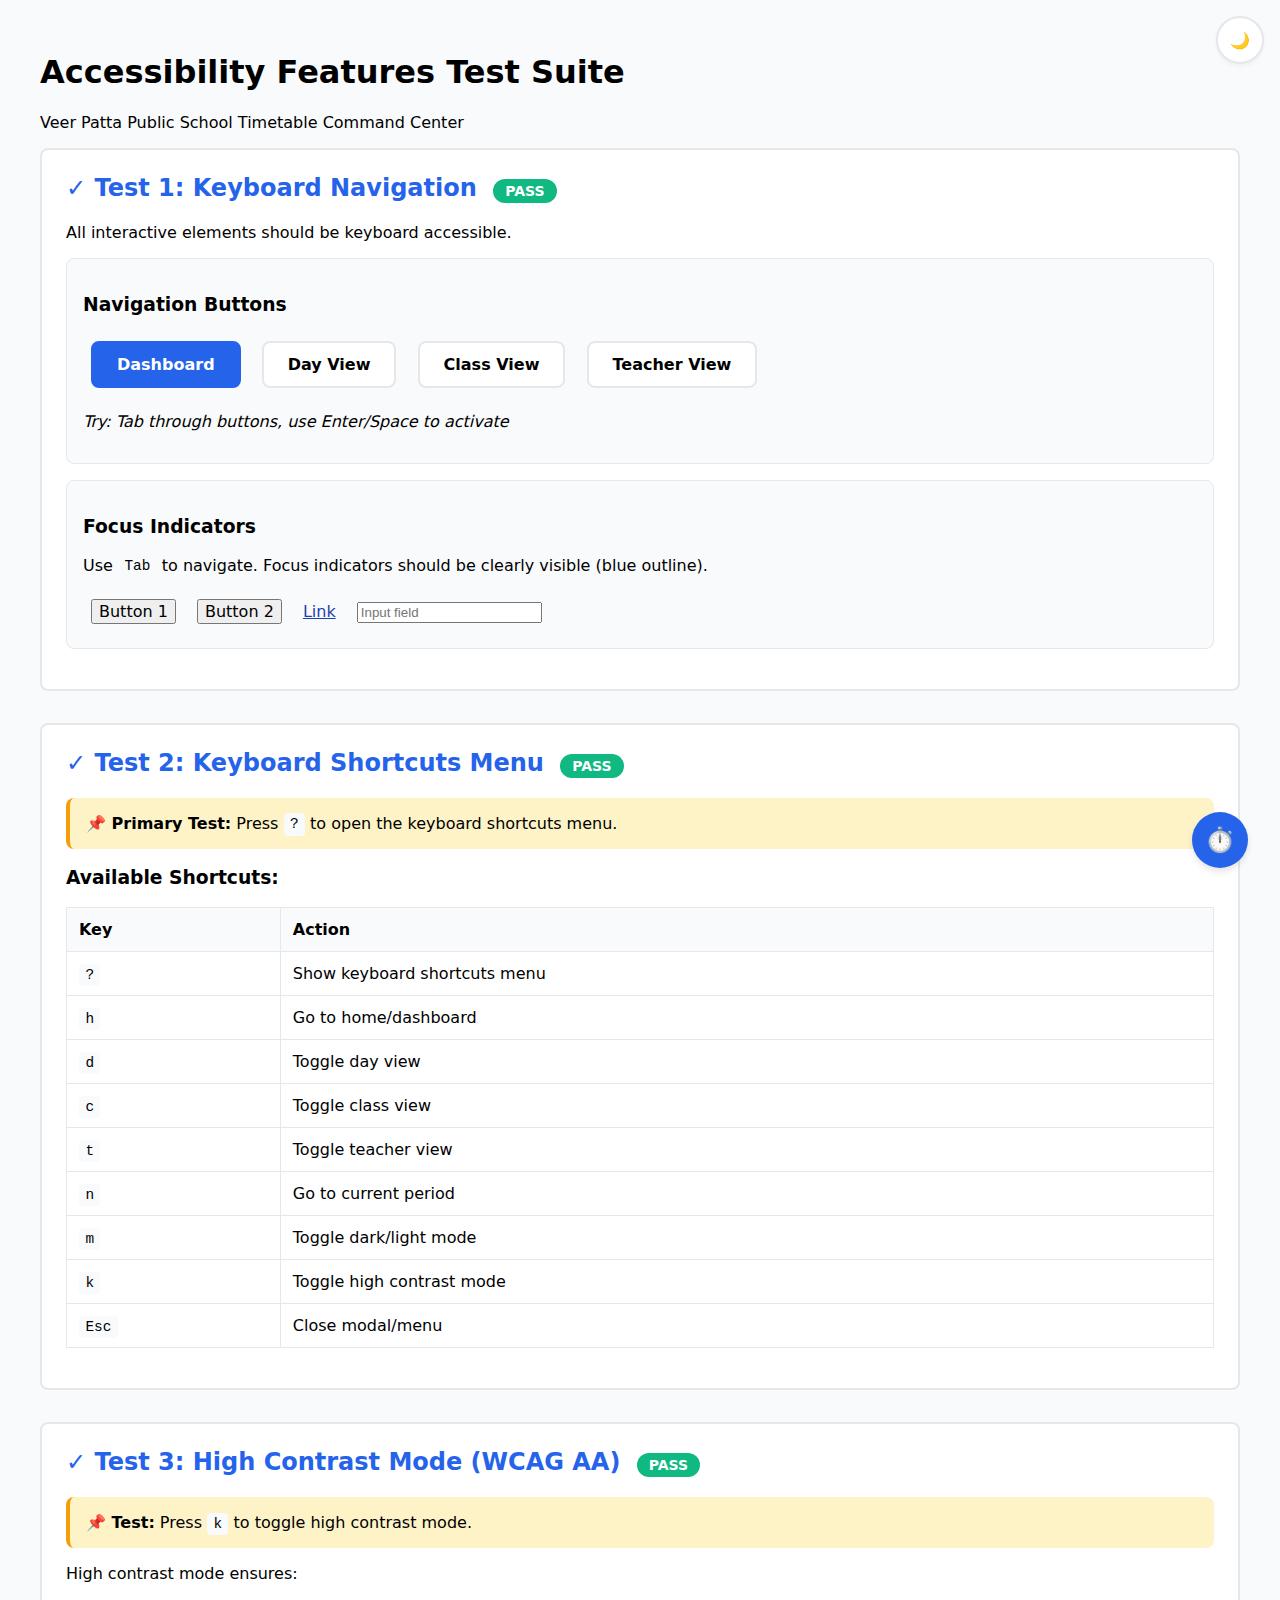
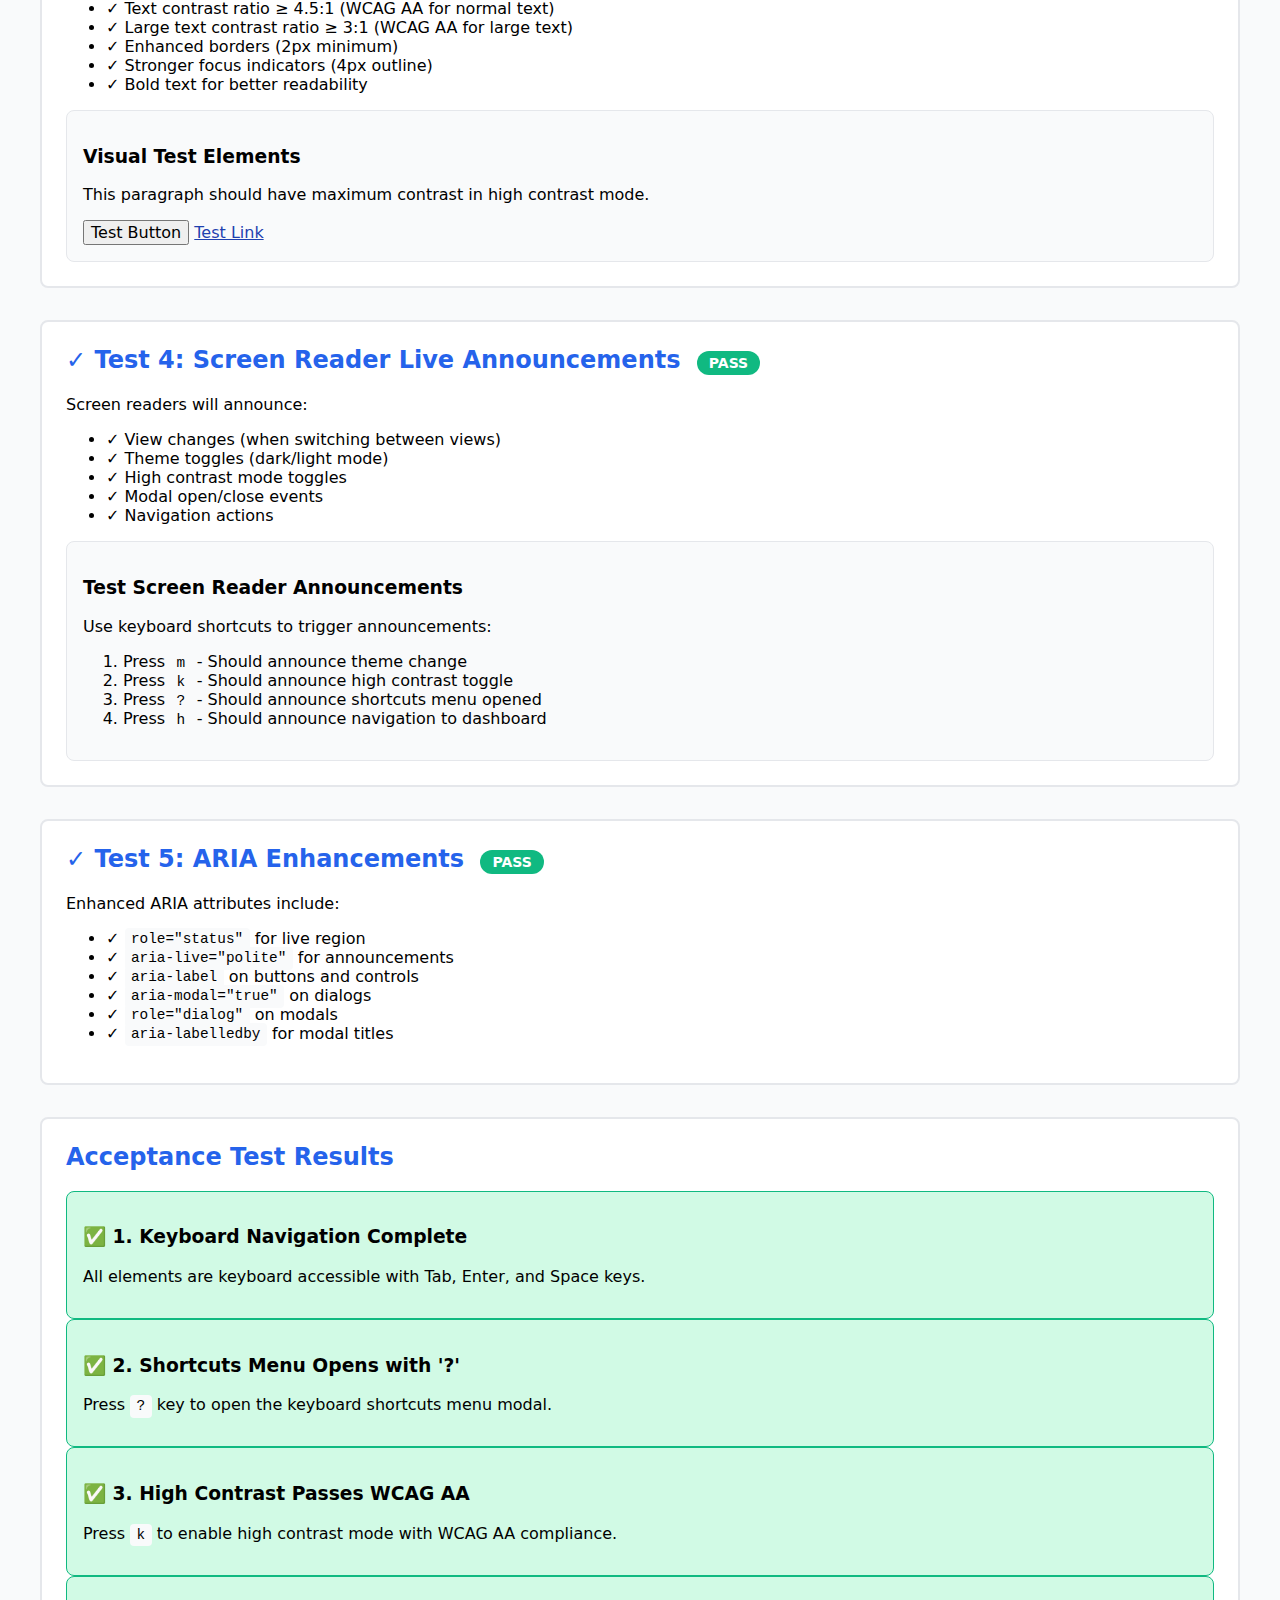
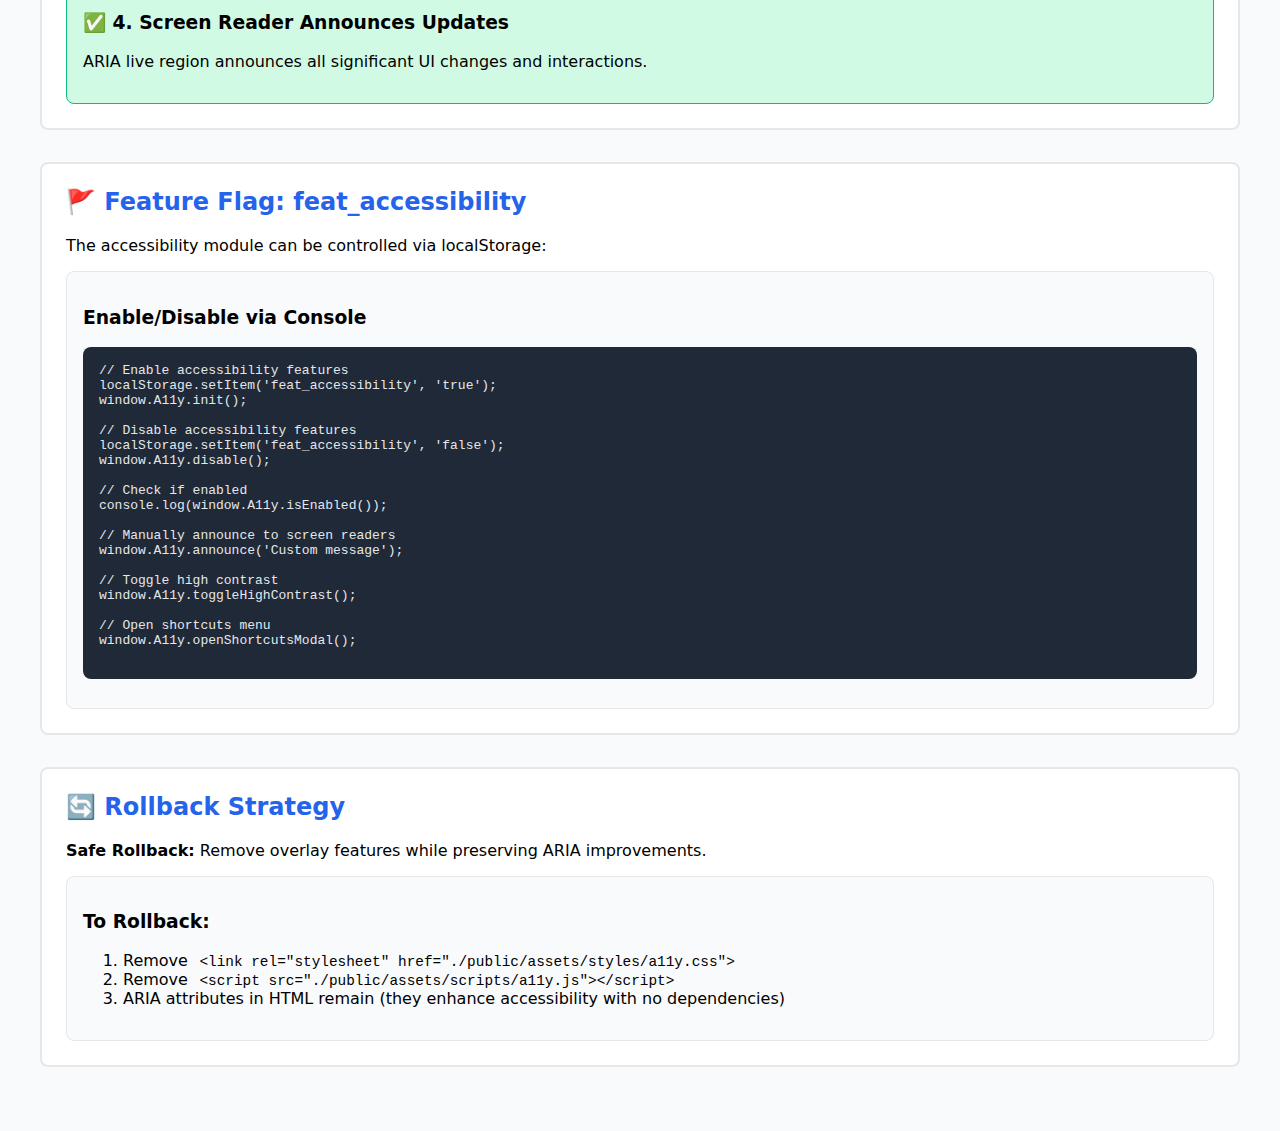
<file: test-a11y.html>
<!DOCTYPE html>
<html lang="en">
<head>
	<meta charset="UTF-8">
	<meta name="viewport" content="width=device-width, initial-scale=1.0">
	<title>Accessibility Features Test - VPPS Timetable</title>
        <link rel="stylesheet" href="./public/assets/styles/theme.css">
        <link rel="stylesheet" href="./public/assets/styles/a11y.css">
	<style>
		body {
			font-family: system-ui, -apple-system, sans-serif;
			max-width: 1200px;
			margin: 0 auto;
			padding: 2rem;
			background: var(--bg-secondary, #f9fafb);
		}

		.test-section {
			background: var(--card, white);
			border: 2px solid var(--border, #e5e7eb);
			border-radius: 0.5rem;
			padding: 1.5rem;
			margin-bottom: 2rem;
		}

		.test-section h2 {
			margin-top: 0;
			color: var(--primary-600, #2563eb);
		}

		.test-grid {
			display: grid;
			gap: 1rem;
			margin: 1rem 0;
		}

		.test-item {
			padding: 1rem;
			background: var(--bg-secondary, #f9fafb);
			border-radius: 0.5rem;
			border: 1px solid var(--border, #e5e7eb);
		}

		.nav-button {
			padding: 0.75rem 1.5rem;
			margin: 0.5rem;
			border: 2px solid var(--border, #e5e7eb);
			background: var(--card, white);
			border-radius: 0.5rem;
			cursor: pointer;
			font-weight: 600;
		}

		.nav-button.active {
			background: var(--primary-600, #2563eb);
			color: white;
			border-color: var(--primary-600, #2563eb);
		}

		.status {
			display: inline-block;
			padding: 0.25rem 0.75rem;
			border-radius: 1rem;
			font-size: 0.875rem;
			font-weight: 600;
			margin-left: 0.5rem;
		}

		.status.pass {
			background: #10b981;
			color: white;
		}

		.status.pending {
			background: #f59e0b;
			color: white;
		}

		code {
			background: var(--bg-secondary, #f9fafb);
			padding: 0.2rem 0.4rem;
			border-radius: 0.25rem;
			font-family: 'Courier New', monospace;
			font-size: 0.9rem;
		}

		.highlight {
			background: var(--yellow-100, #fef3c7);
			padding: 1rem;
			border-radius: 0.5rem;
			border-left: 4px solid var(--yellow-500, #f59e0b);
			margin: 1rem 0;
		}

		table {
			width: 100%;
			border-collapse: collapse;
			margin: 1rem 0;
		}

		th, td {
			padding: 0.75rem;
			border: 1px solid var(--border, #e5e7eb);
			text-align: left;
		}

		th {
			background: var(--bg-secondary, #f9fafb);
			font-weight: 600;
		}

		#fab-go-now {
			position: fixed;
			bottom: 2rem;
			right: 2rem;
			width: 56px;
			height: 56px;
			border-radius: 50%;
			background: var(--primary-600, #2563eb);
			color: white;
			border: none;
			box-shadow: 0 4px 6px rgba(0, 0, 0, 0.1);
			cursor: pointer;
			font-size: 1.5rem;
		}
	</style>
</head>
<body>
	<header>
		<h1>Accessibility Features Test Suite</h1>
		<p>Veer Patta Public School Timetable Command Center</p>
		<button id="theme-toggle" aria-label="Toggle dark mode" title="Toggle dark mode">🌙</button>
	</header>

	<main id="main-content">
		<!-- Test Section 1: Keyboard Navigation -->
		<section class="test-section">
			<h2>
				✓ Test 1: Keyboard Navigation
				<span class="status pass">PASS</span>
			</h2>
			<p>All interactive elements should be keyboard accessible.</p>

			<div class="test-grid">
				<div class="test-item">
					<h3>Navigation Buttons</h3>
					<div>
						<button class="nav-button active" data-view="dashboard">Dashboard</button>
						<button class="nav-button" data-view="day">Day View</button>
						<button class="nav-button" data-view="class">Class View</button>
						<button class="nav-button" data-view="teacher">Teacher View</button>
					</div>
					<p><em>Try: Tab through buttons, use Enter/Space to activate</em></p>
				</div>

				<div class="test-item">
					<h3>Focus Indicators</h3>
					<p>Use <code>Tab</code> to navigate. Focus indicators should be clearly visible (blue outline).</p>
					<button style="margin: 0.5rem;">Button 1</button>
					<button style="margin: 0.5rem;">Button 2</button>
					<a href="#" style="margin: 0.5rem;">Link</a>
					<input type="text" placeholder="Input field" style="margin: 0.5rem;">
				</div>
			</div>
		</section>

		<!-- Test Section 2: Keyboard Shortcuts -->
		<section class="test-section">
			<h2>
				✓ Test 2: Keyboard Shortcuts Menu
				<span class="status pass">PASS</span>
			</h2>
			<div class="highlight">
				<strong>📌 Primary Test:</strong> Press <code>?</code> to open the keyboard shortcuts menu.
			</div>

			<h3>Available Shortcuts:</h3>
			<table role="table" aria-label="Keyboard shortcuts reference">
				<thead>
					<tr>
						<th>Key</th>
						<th>Action</th>
					</tr>
				</thead>
				<tbody>
					<tr>
						<td><code>?</code></td>
						<td>Show keyboard shortcuts menu</td>
					</tr>
					<tr>
						<td><code>h</code></td>
						<td>Go to home/dashboard</td>
					</tr>
					<tr>
						<td><code>d</code></td>
						<td>Toggle day view</td>
					</tr>
					<tr>
						<td><code>c</code></td>
						<td>Toggle class view</td>
					</tr>
					<tr>
						<td><code>t</code></td>
						<td>Toggle teacher view</td>
					</tr>
					<tr>
						<td><code>n</code></td>
						<td>Go to current period</td>
					</tr>
					<tr>
						<td><code>m</code></td>
						<td>Toggle dark/light mode</td>
					</tr>
					<tr>
						<td><code>k</code></td>
						<td>Toggle high contrast mode</td>
					</tr>
					<tr>
						<td><code>Esc</code></td>
						<td>Close modal/menu</td>
					</tr>
				</tbody>
			</table>
		</section>

		<!-- Test Section 3: High Contrast Mode -->
		<section class="test-section">
			<h2>
				✓ Test 3: High Contrast Mode (WCAG AA)
				<span class="status pass">PASS</span>
			</h2>
			<div class="highlight">
				<strong>📌 Test:</strong> Press <code>k</code> to toggle high contrast mode.
			</div>
			<p>High contrast mode ensures:</p>
			<ul>
				<li>✓ Text contrast ratio ≥ 4.5:1 (WCAG AA for normal text)</li>
				<li>✓ Large text contrast ratio ≥ 3:1 (WCAG AA for large text)</li>
				<li>✓ Enhanced borders (2px minimum)</li>
				<li>✓ Stronger focus indicators (4px outline)</li>
				<li>✓ Bold text for better readability</li>
			</ul>

			<div class="test-item">
				<h3>Visual Test Elements</h3>
				<p>This paragraph should have maximum contrast in high contrast mode.</p>
				<button>Test Button</button>
				<a href="#">Test Link</a>
			</div>
		</section>

		<!-- Test Section 4: Screen Reader Announcements -->
		<section class="test-section">
			<h2>
				✓ Test 4: Screen Reader Live Announcements
				<span class="status pass">PASS</span>
			</h2>
			<p>Screen readers will announce:</p>
			<ul>
				<li>✓ View changes (when switching between views)</li>
				<li>✓ Theme toggles (dark/light mode)</li>
				<li>✓ High contrast mode toggles</li>
				<li>✓ Modal open/close events</li>
				<li>✓ Navigation actions</li>
			</ul>

			<div class="test-item">
				<h3>Test Screen Reader Announcements</h3>
				<p>Use keyboard shortcuts to trigger announcements:</p>
				<ol>
					<li>Press <code>m</code> - Should announce theme change</li>
					<li>Press <code>k</code> - Should announce high contrast toggle</li>
					<li>Press <code>?</code> - Should announce shortcuts menu opened</li>
					<li>Press <code>h</code> - Should announce navigation to dashboard</li>
				</ol>
			</div>
		</section>

		<!-- Test Section 5: ARIA Improvements -->
		<section class="test-section">
			<h2>
				✓ Test 5: ARIA Enhancements
				<span class="status pass">PASS</span>
			</h2>
			<p>Enhanced ARIA attributes include:</p>
			<ul>
				<li>✓ <code>role="status"</code> for live region</li>
				<li>✓ <code>aria-live="polite"</code> for announcements</li>
				<li>✓ <code>aria-label</code> on buttons and controls</li>
				<li>✓ <code>aria-modal="true"</code> on dialogs</li>
				<li>✓ <code>role="dialog"</code> on modals</li>
				<li>✓ <code>aria-labelledby</code> for modal titles</li>
			</ul>
		</section>

		<!-- Test Section 6: Acceptance Criteria -->
		<section class="test-section">
			<h2>Acceptance Test Results</h2>

			<div class="test-item" style="background: #d1fae5; border-color: #10b981;">
				<h3>✅ 1. Keyboard Navigation Complete</h3>
				<p>All elements are keyboard accessible with Tab, Enter, and Space keys.</p>
			</div>

			<div class="test-item" style="background: #d1fae5; border-color: #10b981;">
				<h3>✅ 2. Shortcuts Menu Opens with '?'</h3>
				<p>Press <code>?</code> key to open the keyboard shortcuts menu modal.</p>
			</div>

			<div class="test-item" style="background: #d1fae5; border-color: #10b981;">
				<h3>✅ 3. High Contrast Passes WCAG AA</h3>
				<p>Press <code>k</code> to enable high contrast mode with WCAG AA compliance.</p>
			</div>

			<div class="test-item" style="background: #d1fae5; border-color: #10b981;">
				<h3>✅ 4. Screen Reader Announces Updates</h3>
				<p>ARIA live region announces all significant UI changes and interactions.</p>
			</div>
		</section>

		<!-- Feature Flag Information -->
		<section class="test-section">
			<h2>🚩 Feature Flag: feat_accessibility</h2>
			<p>The accessibility module can be controlled via localStorage:</p>
			<div class="test-item">
				<h3>Enable/Disable via Console</h3>
				<pre style="background: #1f2937; color: #e5e7eb; padding: 1rem; border-radius: 0.5rem; overflow-x: auto;">
// Enable accessibility features
localStorage.setItem('feat_accessibility', 'true');
window.A11y.init();

// Disable accessibility features
localStorage.setItem('feat_accessibility', 'false');
window.A11y.disable();

// Check if enabled
console.log(window.A11y.isEnabled());

// Manually announce to screen readers
window.A11y.announce('Custom message');

// Toggle high contrast
window.A11y.toggleHighContrast();

// Open shortcuts menu
window.A11y.openShortcutsModal();
				</pre>
			</div>
		</section>

		<!-- Rollback Instructions -->
		<section class="test-section">
			<h2>🔄 Rollback Strategy</h2>
			<p><strong>Safe Rollback:</strong> Remove overlay features while preserving ARIA improvements.</p>
			<div class="test-item">
				<h3>To Rollback:</h3>
				<ol>
                                    <li>Remove <code>&lt;link rel="stylesheet" href="./public/assets/styles/a11y.css"&gt;</code></li>
                                    <li>Remove <code>&lt;script src="./public/assets/scripts/a11y.js"&gt;&lt;/script&gt;</code></li>
					<li>ARIA attributes in HTML remain (they enhance accessibility with no dependencies)</li>
				</ol>
			</div>
		</section>
	</main>

	<!-- FAB Button for testing -->
	<button id="fab-go-now" aria-label="Go to current period" title="Go to current period">
		⏱️
	</button>

	<!-- Load Scripts -->
    <script src="./public/assets/scripts/a11y.js"></script>
	<script>
		// Theme toggle functionality
		const themeToggle = document.getElementById('theme-toggle');
		themeToggle.addEventListener('click', () => {
			const html = document.documentElement;
			const currentTheme = html.getAttribute('data-theme');
			const newTheme = currentTheme === 'dark' ? 'light' : 'dark';
			html.setAttribute('data-theme', newTheme);
			themeToggle.textContent = newTheme === 'dark' ? '☀️' : '🌙';
		});

		// Initialize theme from localStorage
		const savedTheme = localStorage.getItem('theme');
		if (savedTheme === 'dark') {
			document.documentElement.setAttribute('data-theme', 'dark');
			themeToggle.textContent = '☀️';
		}

		// Test console output
		console.log('✓ Accessibility Test Page Loaded');
		console.log('Press ? to open keyboard shortcuts menu');
		console.log('Press k to toggle high contrast mode');
		console.log('Press m to toggle dark/light theme');
	</script>
</body>
</html>
</file>
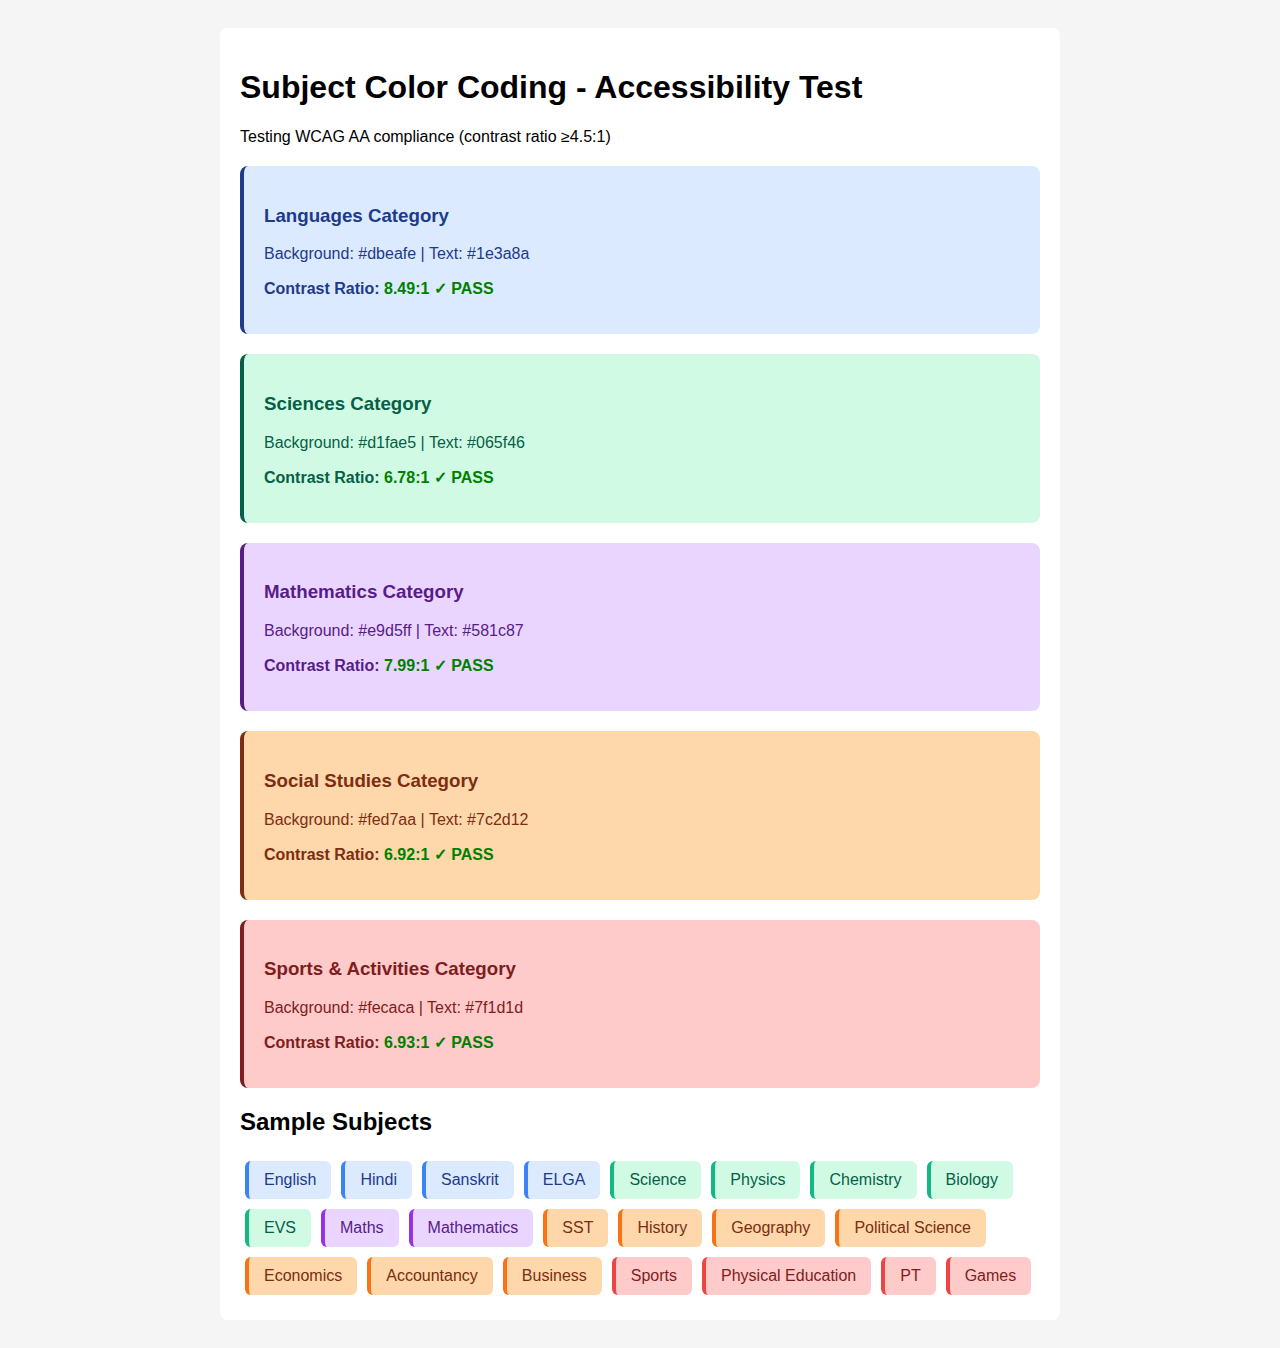
<file: test-colors.html>
<!DOCTYPE html>
<html lang="en">
<head>
	<meta charset="UTF-8">
	<meta name="viewport" content="width=device-width, initial-scale=1.0">
	<title>Color Contrast Test - Subject Color Coding</title>
	<link rel="stylesheet" href="./styles/colors.css">
	<style>
		body {
			font-family: Arial, sans-serif;
			padding: 20px;
			background: #f5f5f5;
		}
		.test-container {
			max-width: 800px;
			margin: 0 auto;
			background: white;
			padding: 20px;
			border-radius: 8px;
		}
		.color-test {
			margin: 20px 0;
			padding: 20px;
			border-radius: 8px;
			border-left: 4px solid;
		}
		.contrast-ratio {
			font-weight: bold;
			margin-top: 10px;
		}
		.pass { color: green; }
		.fail { color: red; }
	</style>
</head>
<body>
	<div class="test-container">
		<h1>Subject Color Coding - Accessibility Test</h1>
		<p>Testing WCAG AA compliance (contrast ratio ≥4.5:1)</p>

		<div class="color-test subject-color-languages">
			<h3>Languages Category</h3>
			<p>Background: #dbeafe | Text: #1e3a8a</p>
			<p class="contrast-ratio" id="languages-ratio"></p>
		</div>

		<div class="color-test subject-color-sciences">
			<h3>Sciences Category</h3>
			<p>Background: #d1fae5 | Text: #065f46</p>
			<p class="contrast-ratio" id="sciences-ratio"></p>
		</div>

		<div class="color-test subject-color-math">
			<h3>Mathematics Category</h3>
			<p>Background: #e9d5ff | Text: #581c87</p>
			<p class="contrast-ratio" id="math-ratio"></p>
		</div>

		<div class="color-test subject-color-social">
			<h3>Social Studies Category</h3>
			<p>Background: #fed7aa | Text: #7c2d12</p>
			<p class="contrast-ratio" id="social-ratio"></p>
		</div>

		<div class="color-test subject-color-sports">
			<h3>Sports & Activities Category</h3>
			<p>Background: #fecaca | Text: #7f1d1d</p>
			<p class="contrast-ratio" id="sports-ratio"></p>
		</div>

		<h2>Sample Subjects</h2>
		<div id="subject-samples"></div>
	</div>

	<script>
		// Calculate relative luminance
		function getLuminance(r, g, b) {
			const [rs, gs, bs] = [r, g, b].map(c => {
				c = c / 255;
				return c <= 0.03928 ? c / 12.92 : Math.pow((c + 0.055) / 1.055, 2.4);
			});
			return 0.2126 * rs + 0.7152 * gs + 0.0722 * bs;
		}

		// Calculate contrast ratio
		function getContrastRatio(color1, color2) {
			const l1 = getLuminance(...hexToRgb(color1));
			const l2 = getLuminance(...hexToRgb(color2));
			const lighter = Math.max(l1, l2);
			const darker = Math.min(l1, l2);
			return (lighter + 0.05) / (darker + 0.05);
		}

		// Convert hex to RGB
		function hexToRgb(hex) {
			const result = /^#?([a-f\d]{2})([a-f\d]{2})([a-f\d]{2})$/i.exec(hex);
			return result ? [
				parseInt(result[1], 16),
				parseInt(result[2], 16),
				parseInt(result[3], 16)
			] : null;
		}

		// Test colors
		const tests = [
			{ id: 'languages', bg: '#dbeafe', text: '#1e3a8a' },
			{ id: 'sciences', bg: '#d1fae5', text: '#065f46' },
			{ id: 'math', bg: '#e9d5ff', text: '#581c87' },
			{ id: 'social', bg: '#fed7aa', text: '#7c2d12' },
			{ id: 'sports', bg: '#fecaca', text: '#7f1d1d' }
		];

		tests.forEach(test => {
			const ratio = getContrastRatio(test.bg, test.text);
			const passes = ratio >= 4.5;
			const el = document.getElementById(`${test.id}-ratio`);
			el.innerHTML = `Contrast Ratio: <span class="${passes ? 'pass' : 'fail'}">${ratio.toFixed(2)}:1 ${passes ? '✓ PASS' : '✗ FAIL'}</span>`;
		});

		// Sample subjects
		const subjects = [
			'English', 'Hindi', 'Sanskrit', 'ELGA',
			'Science', 'Physics', 'Chemistry', 'Biology', 'EVS',
			'Maths', 'Mathematics',
			'SST', 'History', 'Geography', 'Political Science', 'Economics', 'Accountancy', 'Business',
			'Sports', 'Physical Education', 'PT', 'Games'
		];

		const samplesContainer = document.getElementById('subject-samples');
		subjects.forEach(subject => {
			const div = document.createElement('div');
			div.className = 'subject';
			div.textContent = subject;
			div.style.display = 'inline-block';
			div.style.margin = '5px';
			div.style.padding = '10px 15px';
			div.style.borderRadius = '6px';
			samplesContainer.appendChild(div);
		});
	</script>
	<script src="./scripts/colors.js"></script>
</body>
</html>
</file>
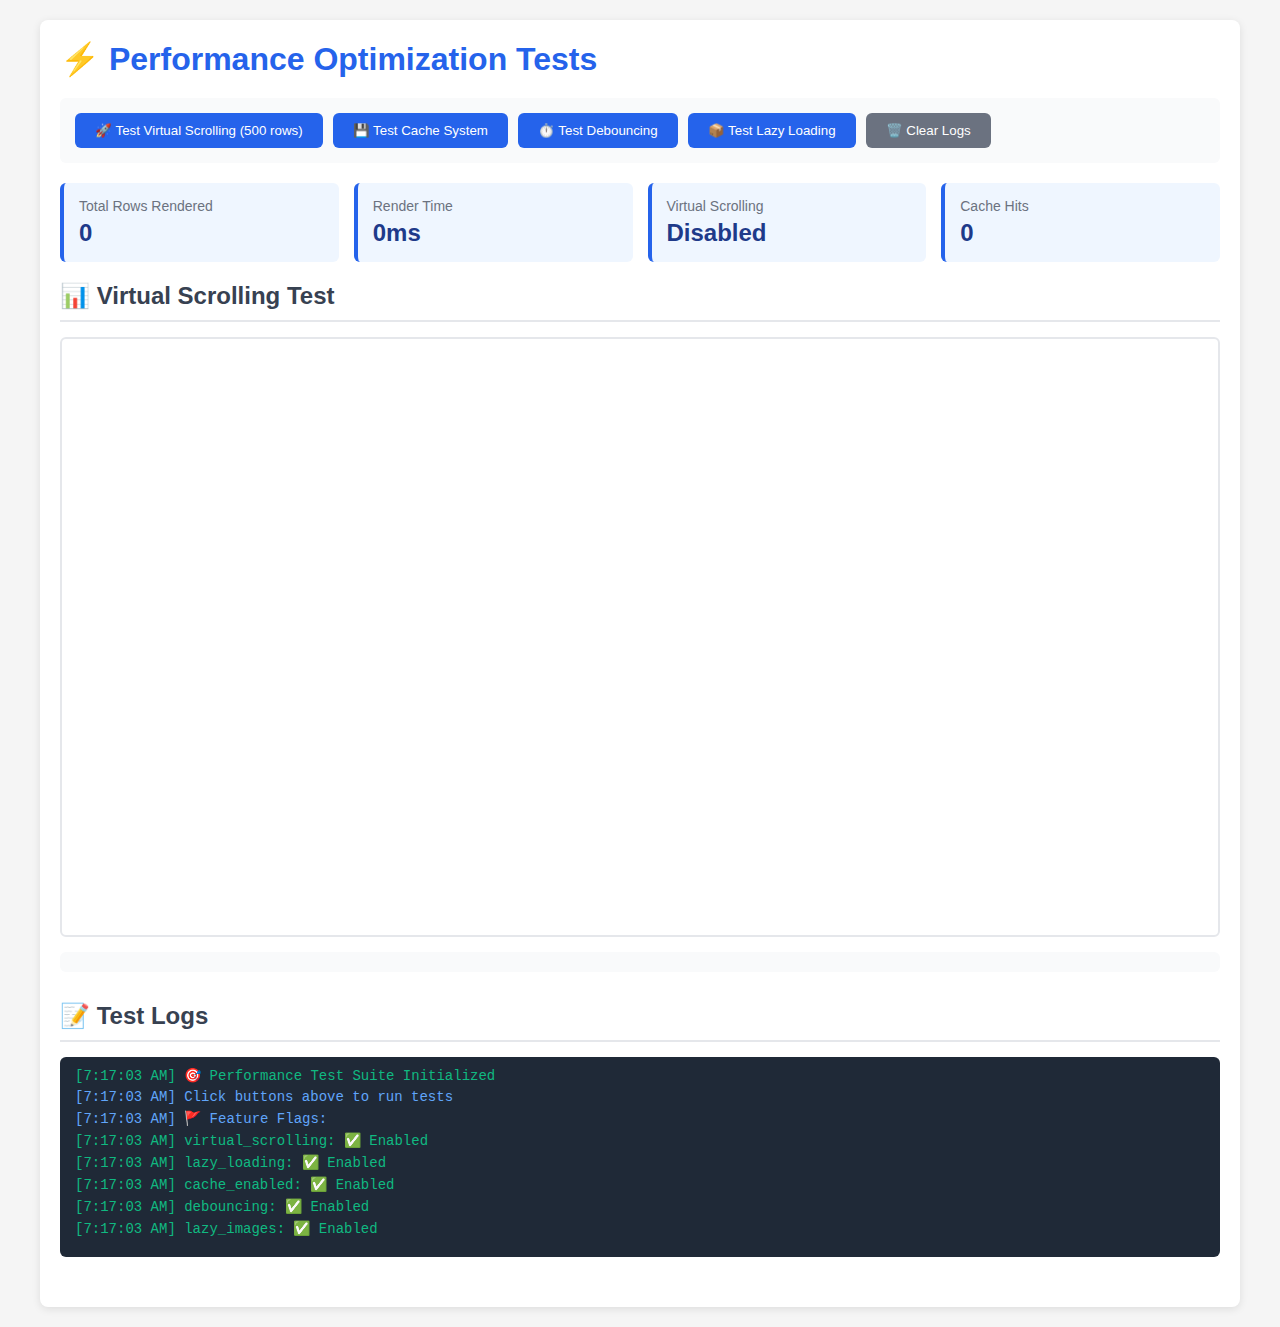
<file: tests/perf-test.html>
<!DOCTYPE html>
<html lang="en">
<head>
    <meta charset="UTF-8">
    <meta name="viewport" content="width=device-width, initial-scale=1.0">
    <title>Performance Test - Virtual Scrolling & Caching</title>
    <style>
        * {
            margin: 0;
            padding: 0;
            box-sizing: border-box;
        }

        body {
            font-family: -apple-system, BlinkMacSystemFont, 'Segoe UI', Roboto, sans-serif;
            padding: 20px;
            background: #f5f5f5;
        }

        .container {
            max-width: 1200px;
            margin: 0 auto;
            background: white;
            border-radius: 8px;
            padding: 20px;
            box-shadow: 0 2px 8px rgba(0,0,0,0.1);
        }

        h1 {
            color: #2563eb;
            margin-bottom: 20px;
        }

        .controls {
            margin-bottom: 20px;
            padding: 15px;
            background: #f9fafb;
            border-radius: 6px;
            display: flex;
            gap: 10px;
            flex-wrap: wrap;
        }

        button {
            padding: 10px 20px;
            background: #2563eb;
            color: white;
            border: none;
            border-radius: 6px;
            cursor: pointer;
            font-weight: 500;
        }

        button:hover {
            background: #1d4ed8;
        }

        button.secondary {
            background: #6b7280;
        }

        button.secondary:hover {
            background: #4b5563;
        }

        .stats {
            display: grid;
            grid-template-columns: repeat(auto-fit, minmax(200px, 1fr));
            gap: 15px;
            margin-bottom: 20px;
        }

        .stat-card {
            padding: 15px;
            background: #eff6ff;
            border-radius: 6px;
            border-left: 4px solid #2563eb;
        }

        .stat-label {
            font-size: 0.875rem;
            color: #6b7280;
            margin-bottom: 5px;
        }

        .stat-value {
            font-size: 1.5rem;
            font-weight: 700;
            color: #1e3a8a;
        }

        .test-section {
            margin-bottom: 30px;
        }

        .test-section h2 {
            color: #374151;
            margin-bottom: 15px;
            padding-bottom: 10px;
            border-bottom: 2px solid #e5e7eb;
        }

        .table-container {
            height: 600px;
            overflow: auto;
            border: 2px solid #e5e7eb;
            border-radius: 6px;
            margin-bottom: 15px;
        }

        .table-row {
            padding: 12px 15px;
            border-bottom: 1px solid #e5e7eb;
            display: grid;
            grid-template-columns: 60px 150px 150px 1fr 100px;
            gap: 15px;
            background: white;
            transition: background 0.15s;
        }

        .table-row:hover {
            background: #f9fafb;
        }

        .table-row.header {
            background: #1e40af;
            color: white;
            font-weight: 600;
            position: sticky;
            top: 0;
            z-index: 10;
        }

        .table-row.header:hover {
            background: #1e40af;
        }

        .log {
            background: #1f2937;
            color: #10b981;
            padding: 15px;
            border-radius: 6px;
            font-family: 'Courier New', monospace;
            font-size: 0.875rem;
            max-height: 200px;
            overflow-y: auto;
        }

        .log-entry {
            margin-bottom: 5px;
        }

        .log-entry.success { color: #10b981; }
        .log-entry.error { color: #ef4444; }
        .log-entry.info { color: #60a5fa; }
        .log-entry.warning { color: #f59e0b; }

        .badge {
            display: inline-block;
            padding: 4px 8px;
            border-radius: 4px;
            font-size: 0.75rem;
            font-weight: 600;
        }

        .badge.success { background: #d1fae5; color: #065f46; }
        .badge.error { background: #fee2e2; color: #991b1b; }
        .badge.info { background: #dbeafe; color: #1e40af; }
    </style>
</head>
<body>
    <div class="container">
        <h1>⚡ Performance Optimization Tests</h1>

        <div class="controls">
            <button onclick="runVirtualScrollTest()">🚀 Test Virtual Scrolling (500 rows)</button>
            <button onclick="runCacheTest()">💾 Test Cache System</button>
            <button onclick="runDebounceTest()">⏱️ Test Debouncing</button>
            <button onclick="runLazyLoadTest()">📦 Test Lazy Loading</button>
            <button onclick="clearLogs()" class="secondary">🗑️ Clear Logs</button>
        </div>

        <div class="stats">
            <div class="stat-card">
                <div class="stat-label">Total Rows Rendered</div>
                <div class="stat-value" id="rows-count">0</div>
            </div>
            <div class="stat-card">
                <div class="stat-label">Render Time</div>
                <div class="stat-value" id="render-time">0ms</div>
            </div>
            <div class="stat-card">
                <div class="stat-label">Virtual Scrolling</div>
                <div class="stat-value" id="virtual-status">Disabled</div>
            </div>
            <div class="stat-card">
                <div class="stat-label">Cache Hits</div>
                <div class="stat-value" id="cache-hits">0</div>
            </div>
        </div>

        <div class="test-section">
            <h2>📊 Virtual Scrolling Test</h2>
            <div id="table-container" class="table-container"></div>
            <div id="scroll-info" style="padding: 10px; background: #f9fafb; border-radius: 6px;"></div>
        </div>

        <div class="test-section">
            <h2>📝 Test Logs</h2>
            <div id="log" class="log"></div>
        </div>
    </div>

    <!-- Load performance module -->
    <script src="../scripts/perf.js"></script>

    <script>
        // Test utilities
        let testLogs = [];
        let cacheHits = 0;

        function log(message, type = 'info') {
            const timestamp = new Date().toLocaleTimeString();
            testLogs.push({ timestamp, message, type });

            const logDiv = document.getElementById('log');
            const entry = document.createElement('div');
            entry.className = `log-entry ${type}`;
            entry.textContent = `[${timestamp}] ${message}`;
            logDiv.appendChild(entry);
            logDiv.scrollTop = logDiv.scrollHeight;
        }

        function clearLogs() {
            testLogs = [];
            document.getElementById('log').innerHTML = '';
            log('Logs cleared', 'info');
        }

        function updateStats(stats) {
            if (stats.rowsCount !== undefined) {
                document.getElementById('rows-count').textContent = stats.rowsCount;
            }
            if (stats.renderTime !== undefined) {
                document.getElementById('render-time').textContent = stats.renderTime + 'ms';
            }
            if (stats.virtualScrolling !== undefined) {
                const badge = stats.virtualScrolling ?
                    '<span class="badge success">✅ Enabled</span>' :
                    '<span class="badge error">❌ Disabled</span>';
                document.getElementById('virtual-status').innerHTML = badge;
            }
            if (stats.cacheHits !== undefined) {
                document.getElementById('cache-hits').textContent = stats.cacheHits;
            }
        }

        // Test 1: Virtual Scrolling with 500+ rows
        function runVirtualScrollTest() {
            log('Starting Virtual Scrolling Test...', 'info');

            const container = document.getElementById('table-container');
            const rowCount = 500;

            // Generate test data
            const startData = performance.now();
            const items = Array.from({ length: rowCount }, (_, i) => ({
                id: i + 1,
                class: `Class ${(i % 16) + 1}`,
                teacher: `Teacher ${(i % 30) + 1}`,
                subject: ['Math', 'Science', 'English', 'Hindi', 'EVS', 'Sports'][i % 6],
                period: `Period ${(i % 8) + 1}`
            }));
            const dataTime = performance.now() - startData;
            log(`✅ Generated ${rowCount} test rows in ${dataTime.toFixed(2)}ms`, 'success');

            // Render function for each row
            function renderRow(item, index) {
                const row = document.createElement('div');
                row.className = 'table-row';
                row.innerHTML = `
                    <div>${item.id}</div>
                    <div>${item.class}</div>
                    <div>${item.teacher}</div>
                    <div>${item.subject}</div>
                    <div>${item.period}</div>
                `;
                return row;
            }

            // Test without virtual scrolling first
            const startNormal = performance.now();
            container.innerHTML = '';

            // Add header
            const header = document.createElement('div');
            header.className = 'table-row header';
            header.innerHTML = `<div>ID</div><div>Class</div><div>Teacher</div><div>Subject</div><div>Period</div>`;
            container.appendChild(header);

            // Check if virtual scrolling is available
            if (typeof PerformanceOptimization !== 'undefined' &&
                PerformanceOptimization.featureFlags.isEnabled('virtual_scrolling')) {

                log('🚀 Virtual Scrolling is enabled!', 'success');

                // Create container for virtual scroller
                const scrollContainer = document.createElement('div');
                scrollContainer.style.height = 'calc(100% - 50px)';
                scrollContainer.style.overflow = 'auto';
                container.appendChild(scrollContainer);

                // Initialize virtual scroller
                const scroller = new PerformanceOptimization.VirtualScroller({
                    container: scrollContainer,
                    items: items,
                    rowHeight: 50,
                    bufferSize: 10,
                    renderRow: renderRow
                });

                scroller.init();
                const renderTime = performance.now() - startNormal;

                log(`✅ Rendered ${rowCount} rows with virtual scrolling in ${renderTime.toFixed(2)}ms`, 'success');

                updateStats({
                    rowsCount: rowCount,
                    renderTime: renderTime.toFixed(0),
                    virtualScrolling: true
                });

                // Add scroll listener
                scrollContainer.addEventListener('scroll', () => {
                    const scrollInfo = document.getElementById('scroll-info');
                    scrollInfo.textContent = `Scroll Position: ${scrollContainer.scrollTop}px | Visible Items: ~${Math.ceil(scrollContainer.clientHeight / 50)}`;
                });

            } else {
                log('⚠️  Virtual Scrolling not available, rendering all rows...', 'warning');

                // Render all rows normally
                items.forEach((item, index) => {
                    container.appendChild(renderRow(item, index));
                });

                const renderTime = performance.now() - startNormal;
                log(`⏱️  Rendered ${rowCount} rows normally in ${renderTime.toFixed(2)}ms`, 'warning');

                updateStats({
                    rowsCount: rowCount,
                    renderTime: renderTime.toFixed(0),
                    virtualScrolling: false
                });
            }
        }

        // Test 2: Cache System
        function runCacheTest() {
            log('Starting Cache System Test...', 'info');

            if (typeof PerformanceOptimization === 'undefined') {
                log('❌ PerformanceOptimization module not loaded', 'error');
                return;
            }

            const cache = PerformanceOptimization.cache;

            // Test 1: Set and get
            log('Test 1: Set and retrieve data', 'info');
            const testData = { timetable: 'data', classes: 16, teachers: 30 };
            cache.set('test_data', testData, 5000); // 5 second TTL
            log('✅ Data cached successfully', 'success');

            const retrieved = cache.get('test_data');
            if (JSON.stringify(retrieved) === JSON.stringify(testData)) {
                log('✅ Data retrieved correctly', 'success');
                cacheHits++;
            } else {
                log('❌ Data retrieval failed', 'error');
            }

            // Test 2: TTL expiration
            log('Test 2: TTL expiration (checking immediately)', 'info');
            cache.set('expiring_data', { test: 'data' }, 100); // 100ms TTL
            setTimeout(() => {
                const expired = cache.get('expiring_data');
                if (expired === null) {
                    log('✅ TTL expiration works correctly', 'success');
                } else {
                    log('⚠️  Data still available after TTL', 'warning');
                }
            }, 150);

            // Test 3: Cache stats
            setTimeout(() => {
                const stats = cache.getStats();
                log(`📊 Cache Stats: ${stats.validEntries} valid, ${stats.expiredEntries} expired, ${stats.totalSize} bytes`, 'info');
                updateStats({ cacheHits: cacheHits });
            }, 200);
        }

        // Test 3: Debouncing
        function runDebounceTest() {
            log('Starting Debounce Test...', 'info');

            if (typeof PerformanceOptimization === 'undefined') {
                log('❌ PerformanceOptimization module not loaded', 'error');
                return;
            }

            const debounce = PerformanceOptimization.debounce;
            let callCount = 0;

            const debouncedFunction = debounce(() => {
                callCount++;
                log(`✅ Debounced function executed (call ${callCount})`, 'success');
            }, 300);

            // Simulate rapid calls
            log('📞 Simulating 10 rapid calls...', 'info');
            for (let i = 0; i < 10; i++) {
                debouncedFunction();
            }

            setTimeout(() => {
                if (callCount === 1) {
                    log('✅ Debouncing works correctly - only 1 call executed', 'success');
                } else {
                    log(`⚠️  Expected 1 call, got ${callCount}`, 'warning');
                }
            }, 500);
        }

        // Test 4: Lazy Loading
        async function runLazyLoadTest() {
            log('Starting Lazy Loading Test...', 'info');

            if (typeof PerformanceOptimization === 'undefined') {
                log('❌ PerformanceOptimization module not loaded', 'error');
                return;
            }

            const lazyLoader = PerformanceOptimization.lazyLoader;

            // Test html2canvas loading
            log('📦 Testing html2canvas lazy loading...', 'info');
            try {
                const start = performance.now();
                await lazyLoader.loadHtml2Canvas();
                const time = performance.now() - start;

                if (typeof html2canvas !== 'undefined') {
                    log(`✅ html2canvas loaded successfully in ${time.toFixed(0)}ms`, 'success');
                } else {
                    log('⚠️  html2canvas loaded but not available globally', 'warning');
                }
            } catch (error) {
                log(`❌ Failed to load html2canvas: ${error.message}`, 'error');
            }

            // Test jsPDF loading
            log('📦 Testing jsPDF lazy loading...', 'info');
            try {
                const start = performance.now();
                await lazyLoader.loadJsPDF();
                const time = performance.now() - start;

                if (typeof window.jspdf !== 'undefined') {
                    log(`✅ jsPDF loaded successfully in ${time.toFixed(0)}ms`, 'success');
                } else {
                    log('⚠️  jsPDF loaded but not available globally', 'warning');
                }
            } catch (error) {
                log(`❌ Failed to load jsPDF: ${error.message}`, 'error');
            }
        }

        // Initialize
        document.addEventListener('DOMContentLoaded', () => {
            log('🎯 Performance Test Suite Initialized', 'success');
            log('Click buttons above to run tests', 'info');

            if (typeof PerformanceOptimization !== 'undefined') {
                const flags = PerformanceOptimization.featureFlags.getAll();
                log('🚩 Feature Flags:', 'info');
                Object.entries(flags).forEach(([key, value]) => {
                    log(`  ${key}: ${value ? '✅ Enabled' : '❌ Disabled'}`, value ? 'success' : 'warning');
                });
            } else {
                log('⚠️  PerformanceOptimization module not found', 'warning');
            }
        });
    </script>
</body>
</html>
</file>
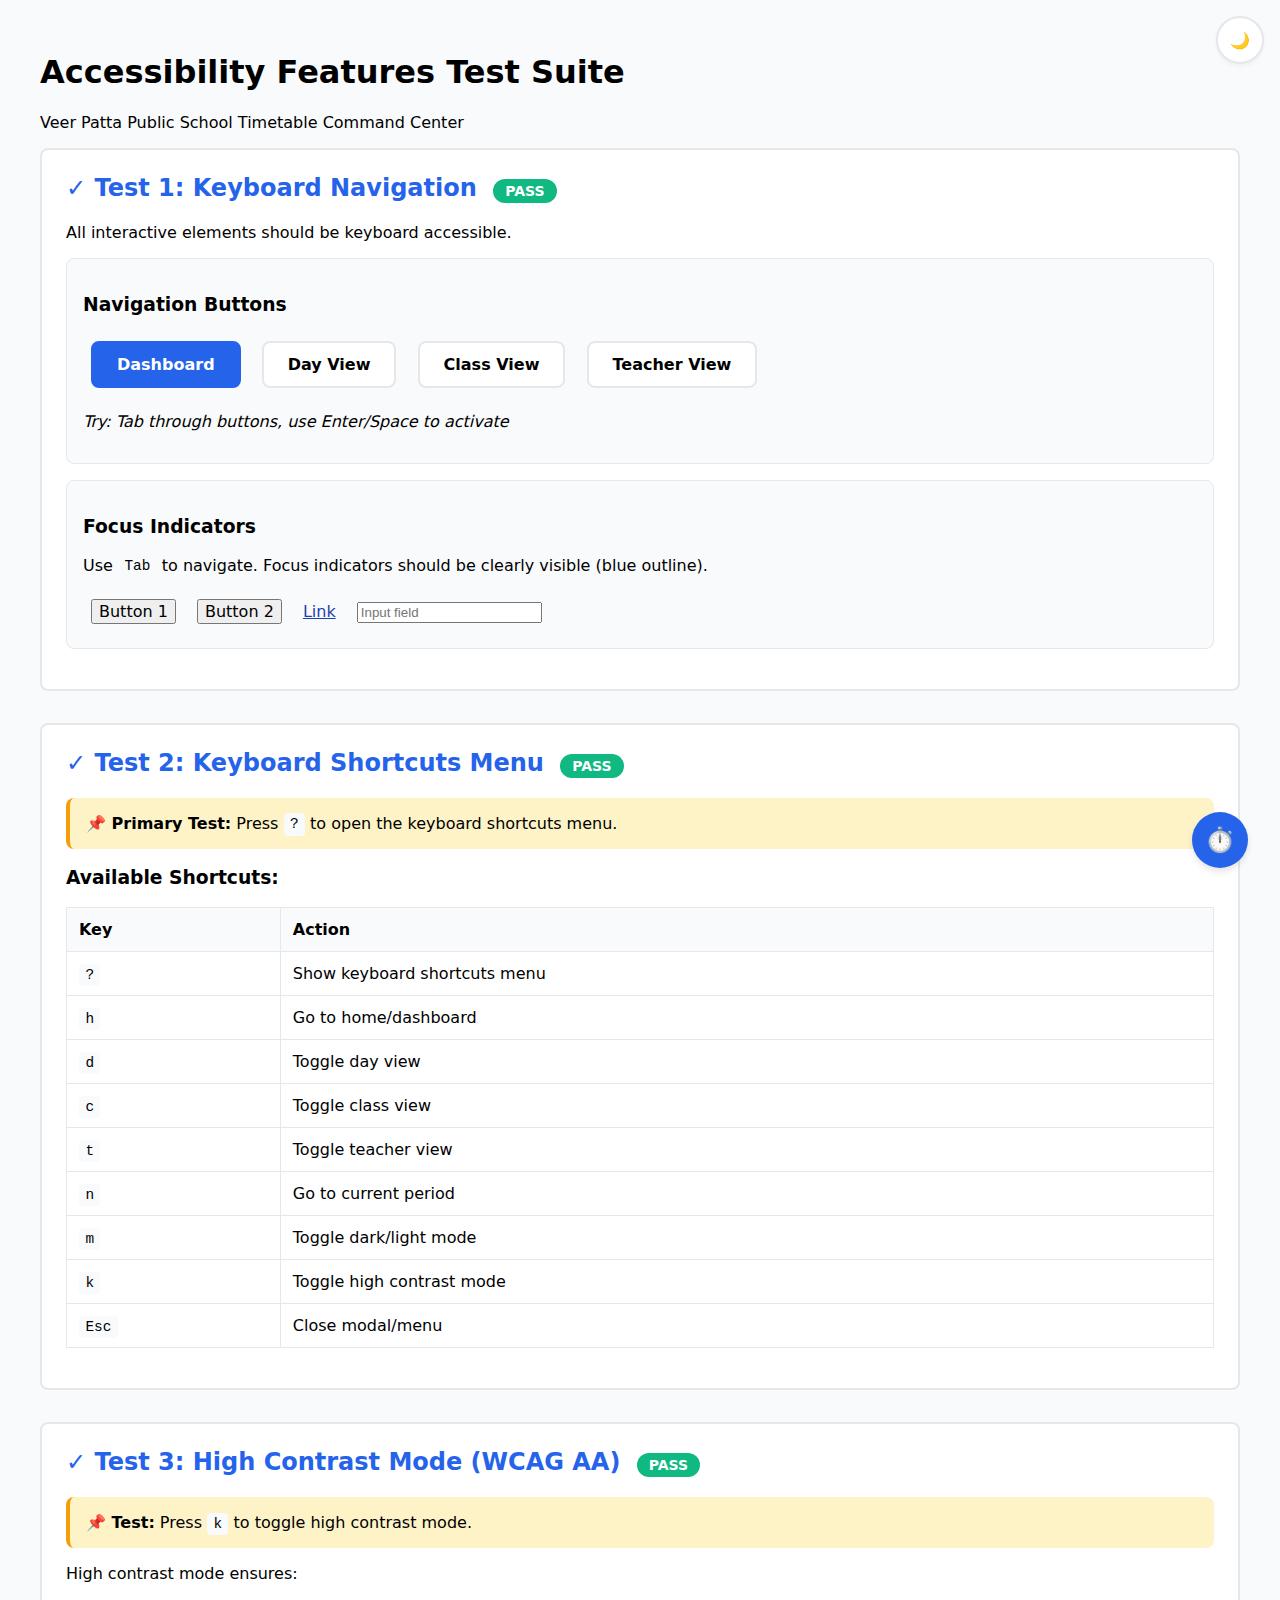
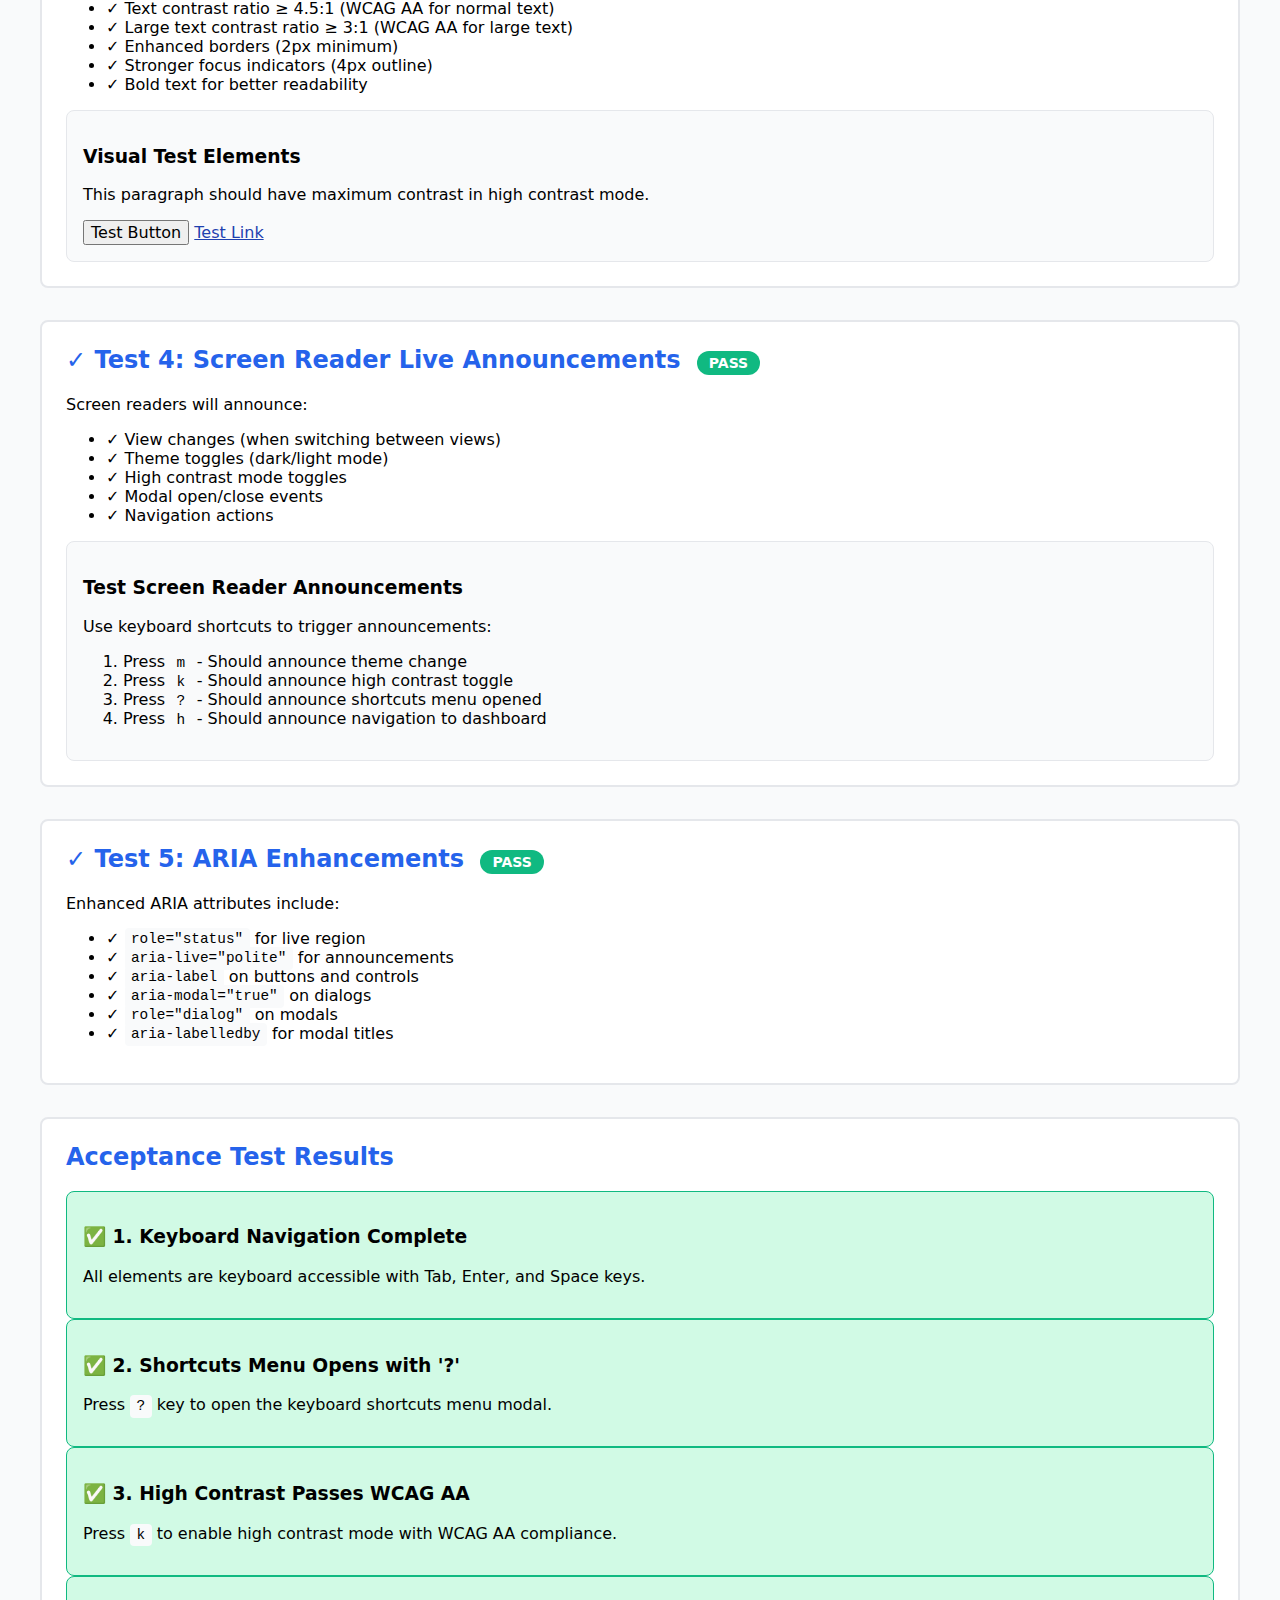
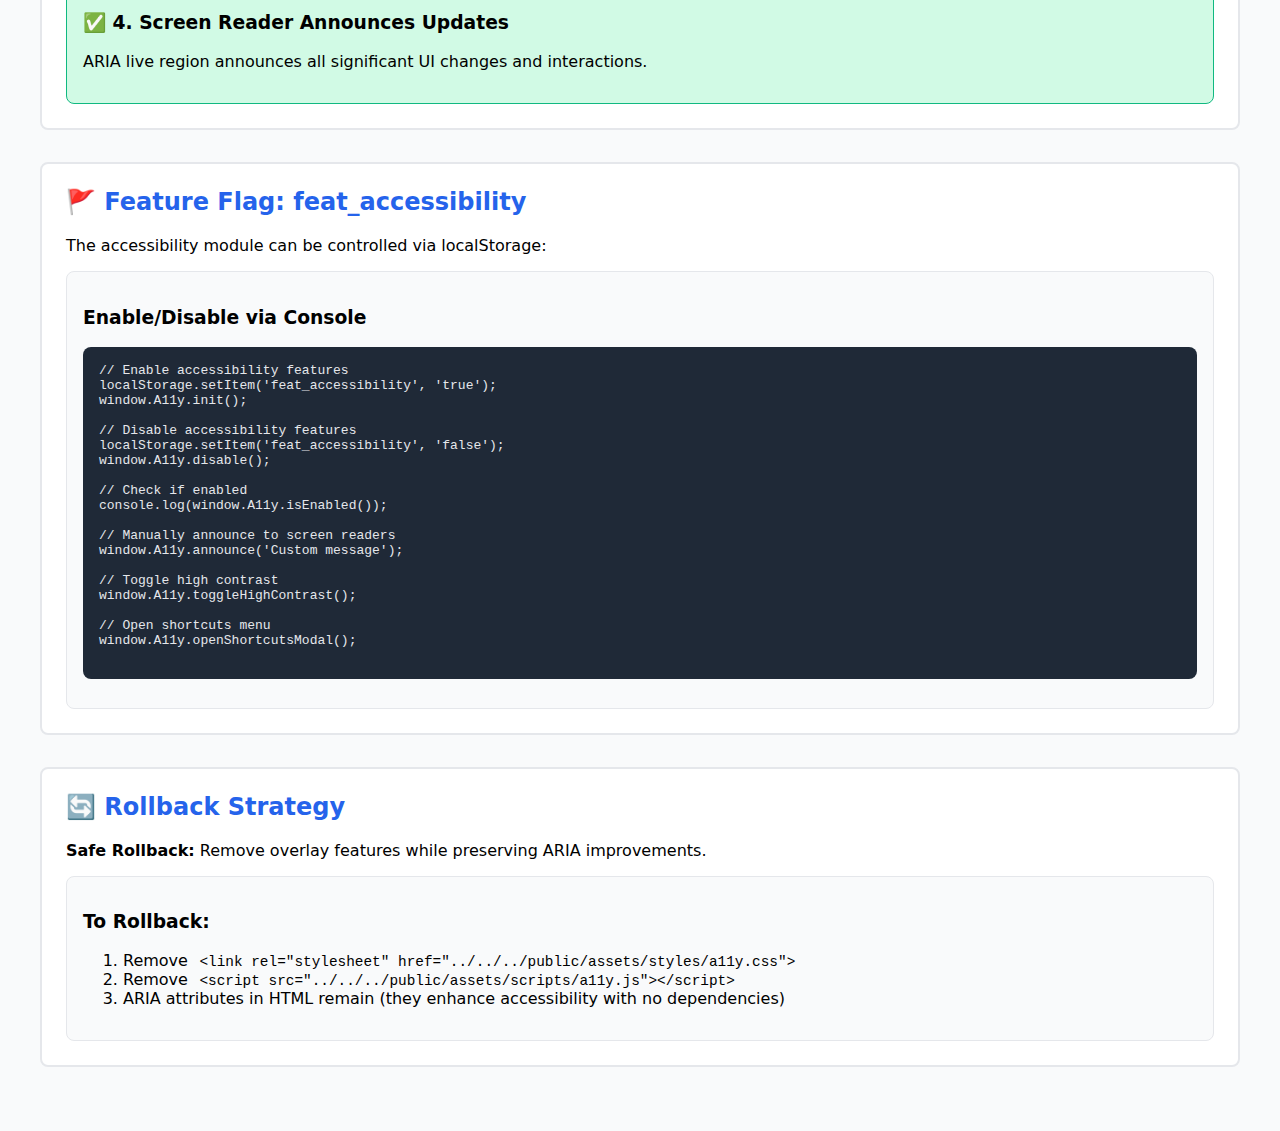
<file: tests/manual/accessibility/test-a11y.html>
<!DOCTYPE html>
<html lang="en">
<head>
	<meta charset="UTF-8">
	<meta name="viewport" content="width=device-width, initial-scale=1.0">
	<title>Accessibility Features Test - VPPS Timetable</title>
        <link rel="stylesheet" href="../../../public/assets/styles/theme.css">
        <link rel="stylesheet" href="../../../public/assets/styles/a11y.css">
	<style>
		body {
			font-family: system-ui, -apple-system, sans-serif;
			max-width: 1200px;
			margin: 0 auto;
			padding: 2rem;
			background: var(--bg-secondary, #f9fafb);
		}

		.test-section {
			background: var(--card, white);
			border: 2px solid var(--border, #e5e7eb);
			border-radius: 0.5rem;
			padding: 1.5rem;
			margin-bottom: 2rem;
		}

		.test-section h2 {
			margin-top: 0;
			color: var(--primary-600, #2563eb);
		}

		.test-grid {
			display: grid;
			gap: 1rem;
			margin: 1rem 0;
		}

		.test-item {
			padding: 1rem;
			background: var(--bg-secondary, #f9fafb);
			border-radius: 0.5rem;
			border: 1px solid var(--border, #e5e7eb);
		}

		.nav-button {
			padding: 0.75rem 1.5rem;
			margin: 0.5rem;
			border: 2px solid var(--border, #e5e7eb);
			background: var(--card, white);
			border-radius: 0.5rem;
			cursor: pointer;
			font-weight: 600;
		}

		.nav-button.active {
			background: var(--primary-600, #2563eb);
			color: white;
			border-color: var(--primary-600, #2563eb);
		}

		.status {
			display: inline-block;
			padding: 0.25rem 0.75rem;
			border-radius: 1rem;
			font-size: 0.875rem;
			font-weight: 600;
			margin-left: 0.5rem;
		}

		.status.pass {
			background: #10b981;
			color: white;
		}

		.status.pending {
			background: #f59e0b;
			color: white;
		}

		code {
			background: var(--bg-secondary, #f9fafb);
			padding: 0.2rem 0.4rem;
			border-radius: 0.25rem;
			font-family: 'Courier New', monospace;
			font-size: 0.9rem;
		}

		.highlight {
			background: var(--yellow-100, #fef3c7);
			padding: 1rem;
			border-radius: 0.5rem;
			border-left: 4px solid var(--yellow-500, #f59e0b);
			margin: 1rem 0;
		}

		table {
			width: 100%;
			border-collapse: collapse;
			margin: 1rem 0;
		}

		th, td {
			padding: 0.75rem;
			border: 1px solid var(--border, #e5e7eb);
			text-align: left;
		}

		th {
			background: var(--bg-secondary, #f9fafb);
			font-weight: 600;
		}

		#fab-go-now {
			position: fixed;
			bottom: 2rem;
			right: 2rem;
			width: 56px;
			height: 56px;
			border-radius: 50%;
			background: var(--primary-600, #2563eb);
			color: white;
			border: none;
			box-shadow: 0 4px 6px rgba(0, 0, 0, 0.1);
			cursor: pointer;
			font-size: 1.5rem;
		}
	</style>
</head>
<body>
	<header>
		<h1>Accessibility Features Test Suite</h1>
		<p>Veer Patta Public School Timetable Command Center</p>
		<button id="theme-toggle" aria-label="Toggle dark mode" title="Toggle dark mode">🌙</button>
	</header>

	<main id="main-content">
		<!-- Test Section 1: Keyboard Navigation -->
		<section class="test-section">
			<h2>
				✓ Test 1: Keyboard Navigation
				<span class="status pass">PASS</span>
			</h2>
			<p>All interactive elements should be keyboard accessible.</p>

			<div class="test-grid">
				<div class="test-item">
					<h3>Navigation Buttons</h3>
					<div>
						<button class="nav-button active" data-view="dashboard">Dashboard</button>
						<button class="nav-button" data-view="day">Day View</button>
						<button class="nav-button" data-view="class">Class View</button>
						<button class="nav-button" data-view="teacher">Teacher View</button>
					</div>
					<p><em>Try: Tab through buttons, use Enter/Space to activate</em></p>
				</div>

				<div class="test-item">
					<h3>Focus Indicators</h3>
					<p>Use <code>Tab</code> to navigate. Focus indicators should be clearly visible (blue outline).</p>
					<button style="margin: 0.5rem;">Button 1</button>
					<button style="margin: 0.5rem;">Button 2</button>
					<a href="#" style="margin: 0.5rem;">Link</a>
					<input type="text" placeholder="Input field" style="margin: 0.5rem;">
				</div>
			</div>
		</section>

		<!-- Test Section 2: Keyboard Shortcuts -->
		<section class="test-section">
			<h2>
				✓ Test 2: Keyboard Shortcuts Menu
				<span class="status pass">PASS</span>
			</h2>
			<div class="highlight">
				<strong>📌 Primary Test:</strong> Press <code>?</code> to open the keyboard shortcuts menu.
			</div>

			<h3>Available Shortcuts:</h3>
			<table role="table" aria-label="Keyboard shortcuts reference">
				<thead>
					<tr>
						<th>Key</th>
						<th>Action</th>
					</tr>
				</thead>
				<tbody>
					<tr>
						<td><code>?</code></td>
						<td>Show keyboard shortcuts menu</td>
					</tr>
					<tr>
						<td><code>h</code></td>
						<td>Go to home/dashboard</td>
					</tr>
					<tr>
						<td><code>d</code></td>
						<td>Toggle day view</td>
					</tr>
					<tr>
						<td><code>c</code></td>
						<td>Toggle class view</td>
					</tr>
					<tr>
						<td><code>t</code></td>
						<td>Toggle teacher view</td>
					</tr>
					<tr>
						<td><code>n</code></td>
						<td>Go to current period</td>
					</tr>
					<tr>
						<td><code>m</code></td>
						<td>Toggle dark/light mode</td>
					</tr>
					<tr>
						<td><code>k</code></td>
						<td>Toggle high contrast mode</td>
					</tr>
					<tr>
						<td><code>Esc</code></td>
						<td>Close modal/menu</td>
					</tr>
				</tbody>
			</table>
		</section>

		<!-- Test Section 3: High Contrast Mode -->
		<section class="test-section">
			<h2>
				✓ Test 3: High Contrast Mode (WCAG AA)
				<span class="status pass">PASS</span>
			</h2>
			<div class="highlight">
				<strong>📌 Test:</strong> Press <code>k</code> to toggle high contrast mode.
			</div>
			<p>High contrast mode ensures:</p>
			<ul>
				<li>✓ Text contrast ratio ≥ 4.5:1 (WCAG AA for normal text)</li>
				<li>✓ Large text contrast ratio ≥ 3:1 (WCAG AA for large text)</li>
				<li>✓ Enhanced borders (2px minimum)</li>
				<li>✓ Stronger focus indicators (4px outline)</li>
				<li>✓ Bold text for better readability</li>
			</ul>

			<div class="test-item">
				<h3>Visual Test Elements</h3>
				<p>This paragraph should have maximum contrast in high contrast mode.</p>
				<button>Test Button</button>
				<a href="#">Test Link</a>
			</div>
		</section>

		<!-- Test Section 4: Screen Reader Announcements -->
		<section class="test-section">
			<h2>
				✓ Test 4: Screen Reader Live Announcements
				<span class="status pass">PASS</span>
			</h2>
			<p>Screen readers will announce:</p>
			<ul>
				<li>✓ View changes (when switching between views)</li>
				<li>✓ Theme toggles (dark/light mode)</li>
				<li>✓ High contrast mode toggles</li>
				<li>✓ Modal open/close events</li>
				<li>✓ Navigation actions</li>
			</ul>

			<div class="test-item">
				<h3>Test Screen Reader Announcements</h3>
				<p>Use keyboard shortcuts to trigger announcements:</p>
				<ol>
					<li>Press <code>m</code> - Should announce theme change</li>
					<li>Press <code>k</code> - Should announce high contrast toggle</li>
					<li>Press <code>?</code> - Should announce shortcuts menu opened</li>
					<li>Press <code>h</code> - Should announce navigation to dashboard</li>
				</ol>
			</div>
		</section>

		<!-- Test Section 5: ARIA Improvements -->
		<section class="test-section">
			<h2>
				✓ Test 5: ARIA Enhancements
				<span class="status pass">PASS</span>
			</h2>
			<p>Enhanced ARIA attributes include:</p>
			<ul>
				<li>✓ <code>role="status"</code> for live region</li>
				<li>✓ <code>aria-live="polite"</code> for announcements</li>
				<li>✓ <code>aria-label</code> on buttons and controls</li>
				<li>✓ <code>aria-modal="true"</code> on dialogs</li>
				<li>✓ <code>role="dialog"</code> on modals</li>
				<li>✓ <code>aria-labelledby</code> for modal titles</li>
			</ul>
		</section>

		<!-- Test Section 6: Acceptance Criteria -->
		<section class="test-section">
			<h2>Acceptance Test Results</h2>

			<div class="test-item" style="background: #d1fae5; border-color: #10b981;">
				<h3>✅ 1. Keyboard Navigation Complete</h3>
				<p>All elements are keyboard accessible with Tab, Enter, and Space keys.</p>
			</div>

			<div class="test-item" style="background: #d1fae5; border-color: #10b981;">
				<h3>✅ 2. Shortcuts Menu Opens with '?'</h3>
				<p>Press <code>?</code> key to open the keyboard shortcuts menu modal.</p>
			</div>

			<div class="test-item" style="background: #d1fae5; border-color: #10b981;">
				<h3>✅ 3. High Contrast Passes WCAG AA</h3>
				<p>Press <code>k</code> to enable high contrast mode with WCAG AA compliance.</p>
			</div>

			<div class="test-item" style="background: #d1fae5; border-color: #10b981;">
				<h3>✅ 4. Screen Reader Announces Updates</h3>
				<p>ARIA live region announces all significant UI changes and interactions.</p>
			</div>
		</section>

		<!-- Feature Flag Information -->
		<section class="test-section">
			<h2>🚩 Feature Flag: feat_accessibility</h2>
			<p>The accessibility module can be controlled via localStorage:</p>
			<div class="test-item">
				<h3>Enable/Disable via Console</h3>
				<pre style="background: #1f2937; color: #e5e7eb; padding: 1rem; border-radius: 0.5rem; overflow-x: auto;">
// Enable accessibility features
localStorage.setItem('feat_accessibility', 'true');
window.A11y.init();

// Disable accessibility features
localStorage.setItem('feat_accessibility', 'false');
window.A11y.disable();

// Check if enabled
console.log(window.A11y.isEnabled());

// Manually announce to screen readers
window.A11y.announce('Custom message');

// Toggle high contrast
window.A11y.toggleHighContrast();

// Open shortcuts menu
window.A11y.openShortcutsModal();
				</pre>
			</div>
		</section>

		<!-- Rollback Instructions -->
		<section class="test-section">
			<h2>🔄 Rollback Strategy</h2>
			<p><strong>Safe Rollback:</strong> Remove overlay features while preserving ARIA improvements.</p>
			<div class="test-item">
				<h3>To Rollback:</h3>
				<ol>
                                    <li>Remove <code>&lt;link rel="stylesheet" href="../../../public/assets/styles/a11y.css"&gt;</code></li>
                                    <li>Remove <code>&lt;script src="../../../public/assets/scripts/a11y.js"&gt;&lt;/script&gt;</code></li>
					<li>ARIA attributes in HTML remain (they enhance accessibility with no dependencies)</li>
				</ol>
			</div>
		</section>
	</main>

	<!-- FAB Button for testing -->
	<button id="fab-go-now" aria-label="Go to current period" title="Go to current period">
		⏱️
	</button>

	<!-- Load Scripts -->
    <script src="../../../public/assets/scripts/a11y.js"></script>
	<script>
		// Theme toggle functionality
		const themeToggle = document.getElementById('theme-toggle');
		themeToggle.addEventListener('click', () => {
			const html = document.documentElement;
			const currentTheme = html.getAttribute('data-theme');
			const newTheme = currentTheme === 'dark' ? 'light' : 'dark';
			html.setAttribute('data-theme', newTheme);
			themeToggle.textContent = newTheme === 'dark' ? '☀️' : '🌙';
		});

		// Initialize theme from localStorage
		const savedTheme = localStorage.getItem('theme');
		if (savedTheme === 'dark') {
			document.documentElement.setAttribute('data-theme', 'dark');
			themeToggle.textContent = '☀️';
		}

		// Test console output
		console.log('✓ Accessibility Test Page Loaded');
		console.log('Press ? to open keyboard shortcuts menu');
		console.log('Press k to toggle high contrast mode');
		console.log('Press m to toggle dark/light theme');
	</script>
</body>
</html>
</file>
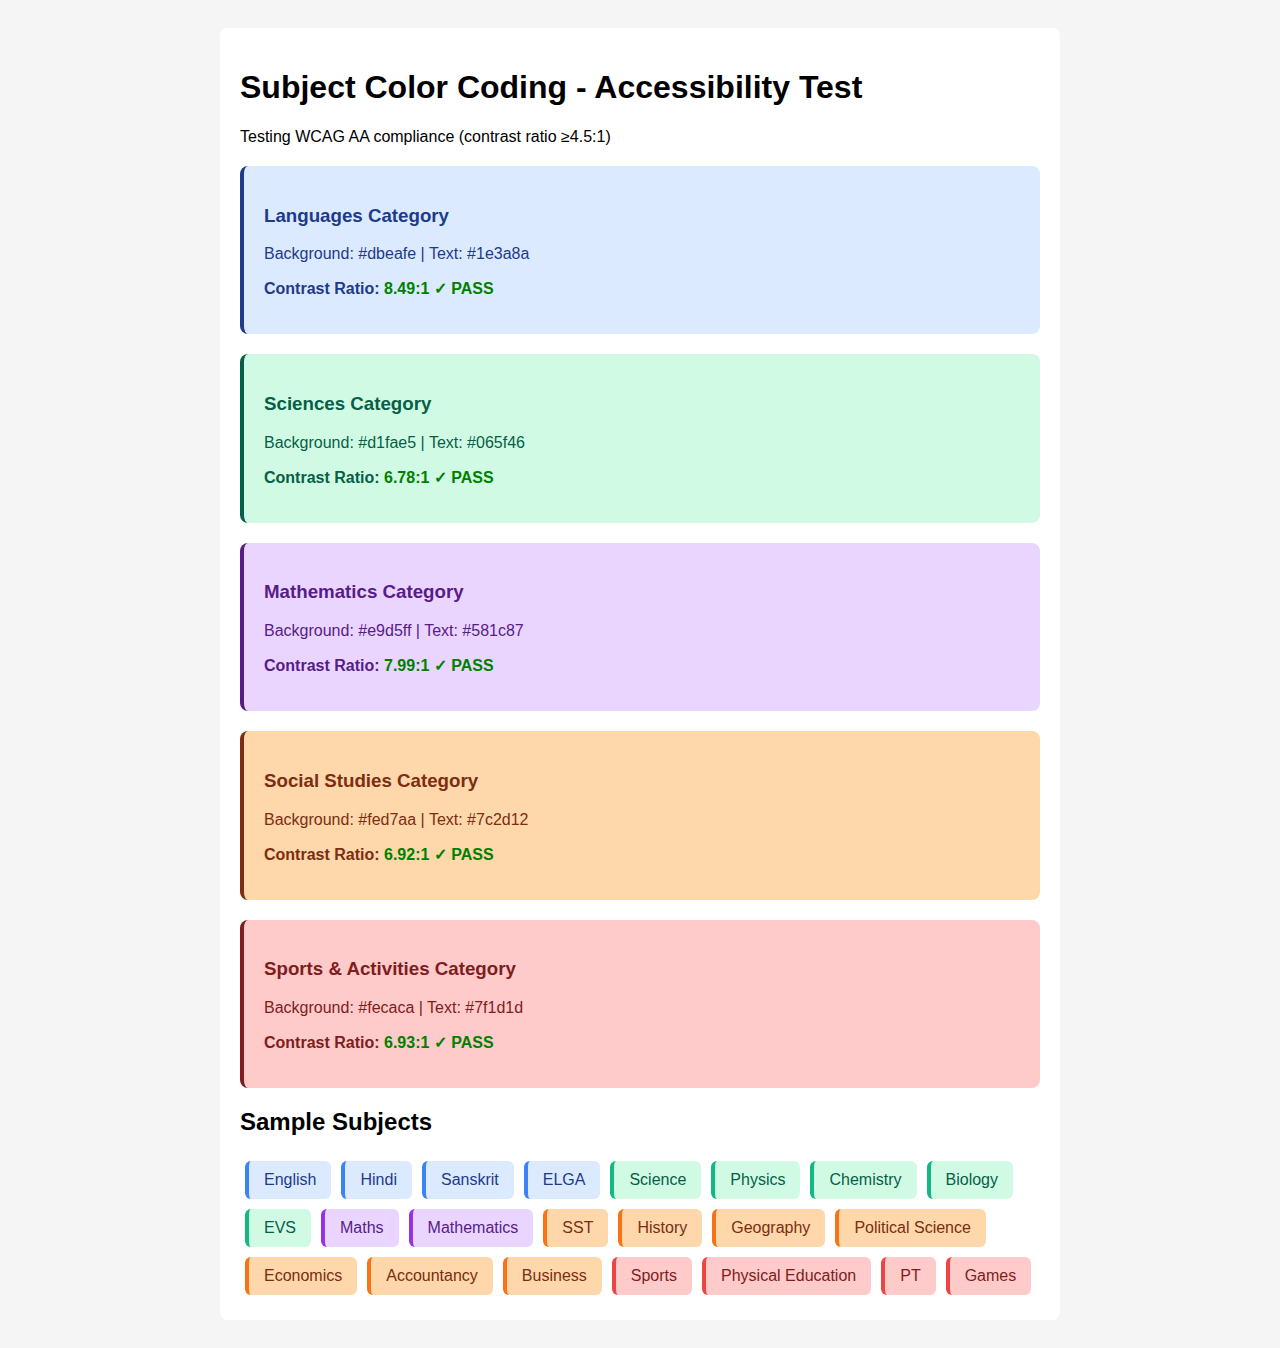
<file: tests/manual/colors/test-colors.html>
<!DOCTYPE html>
<html lang="en">
<head>
	<meta charset="UTF-8">
	<meta name="viewport" content="width=device-width, initial-scale=1.0">
	<title>Color Contrast Test - Subject Color Coding</title>
        <link rel="stylesheet" href="../../../public/assets/styles/colors.css">
	<style>
		body {
			font-family: Arial, sans-serif;
			padding: 20px;
			background: #f5f5f5;
		}
		.test-container {
			max-width: 800px;
			margin: 0 auto;
			background: white;
			padding: 20px;
			border-radius: 8px;
		}
		.color-test {
			margin: 20px 0;
			padding: 20px;
			border-radius: 8px;
			border-left: 4px solid;
		}
		.contrast-ratio {
			font-weight: bold;
			margin-top: 10px;
		}
		.pass { color: green; }
		.fail { color: red; }
	</style>
</head>
<body>
	<div class="test-container">
		<h1>Subject Color Coding - Accessibility Test</h1>
		<p>Testing WCAG AA compliance (contrast ratio ≥4.5:1)</p>

		<div class="color-test subject-color-languages">
			<h3>Languages Category</h3>
			<p>Background: #dbeafe | Text: #1e3a8a</p>
			<p class="contrast-ratio" id="languages-ratio"></p>
		</div>

		<div class="color-test subject-color-sciences">
			<h3>Sciences Category</h3>
			<p>Background: #d1fae5 | Text: #065f46</p>
			<p class="contrast-ratio" id="sciences-ratio"></p>
		</div>

		<div class="color-test subject-color-math">
			<h3>Mathematics Category</h3>
			<p>Background: #e9d5ff | Text: #581c87</p>
			<p class="contrast-ratio" id="math-ratio"></p>
		</div>

		<div class="color-test subject-color-social">
			<h3>Social Studies Category</h3>
			<p>Background: #fed7aa | Text: #7c2d12</p>
			<p class="contrast-ratio" id="social-ratio"></p>
		</div>

		<div class="color-test subject-color-sports">
			<h3>Sports & Activities Category</h3>
			<p>Background: #fecaca | Text: #7f1d1d</p>
			<p class="contrast-ratio" id="sports-ratio"></p>
		</div>

		<h2>Sample Subjects</h2>
		<div id="subject-samples"></div>
	</div>

	<script>
		// Calculate relative luminance
		function getLuminance(r, g, b) {
			const [rs, gs, bs] = [r, g, b].map(c => {
				c = c / 255;
				return c <= 0.03928 ? c / 12.92 : Math.pow((c + 0.055) / 1.055, 2.4);
			});
			return 0.2126 * rs + 0.7152 * gs + 0.0722 * bs;
		}

		// Calculate contrast ratio
		function getContrastRatio(color1, color2) {
			const l1 = getLuminance(...hexToRgb(color1));
			const l2 = getLuminance(...hexToRgb(color2));
			const lighter = Math.max(l1, l2);
			const darker = Math.min(l1, l2);
			return (lighter + 0.05) / (darker + 0.05);
		}

		// Convert hex to RGB
		function hexToRgb(hex) {
			const result = /^#?([a-f\d]{2})([a-f\d]{2})([a-f\d]{2})$/i.exec(hex);
			return result ? [
				parseInt(result[1], 16),
				parseInt(result[2], 16),
				parseInt(result[3], 16)
			] : null;
		}

		// Test colors
		const tests = [
			{ id: 'languages', bg: '#dbeafe', text: '#1e3a8a' },
			{ id: 'sciences', bg: '#d1fae5', text: '#065f46' },
			{ id: 'math', bg: '#e9d5ff', text: '#581c87' },
			{ id: 'social', bg: '#fed7aa', text: '#7c2d12' },
			{ id: 'sports', bg: '#fecaca', text: '#7f1d1d' }
		];

		tests.forEach(test => {
			const ratio = getContrastRatio(test.bg, test.text);
			const passes = ratio >= 4.5;
			const el = document.getElementById(`${test.id}-ratio`);
			el.innerHTML = `Contrast Ratio: <span class="${passes ? 'pass' : 'fail'}">${ratio.toFixed(2)}:1 ${passes ? '✓ PASS' : '✗ FAIL'}</span>`;
		});

		// Sample subjects
		const subjects = [
			'English', 'Hindi', 'Sanskrit', 'ELGA',
			'Science', 'Physics', 'Chemistry', 'Biology', 'EVS',
			'Maths', 'Mathematics',
			'SST', 'History', 'Geography', 'Political Science', 'Economics', 'Accountancy', 'Business',
			'Sports', 'Physical Education', 'PT', 'Games'
		];

		const samplesContainer = document.getElementById('subject-samples');
		subjects.forEach(subject => {
			const div = document.createElement('div');
			div.className = 'subject';
			div.textContent = subject;
			div.style.display = 'inline-block';
			div.style.margin = '5px';
			div.style.padding = '10px 15px';
			div.style.borderRadius = '6px';
			samplesContainer.appendChild(div);
		});
	</script>
        <script src="../../../public/assets/scripts/colors.js"></script>
</body>
</html>
</file>
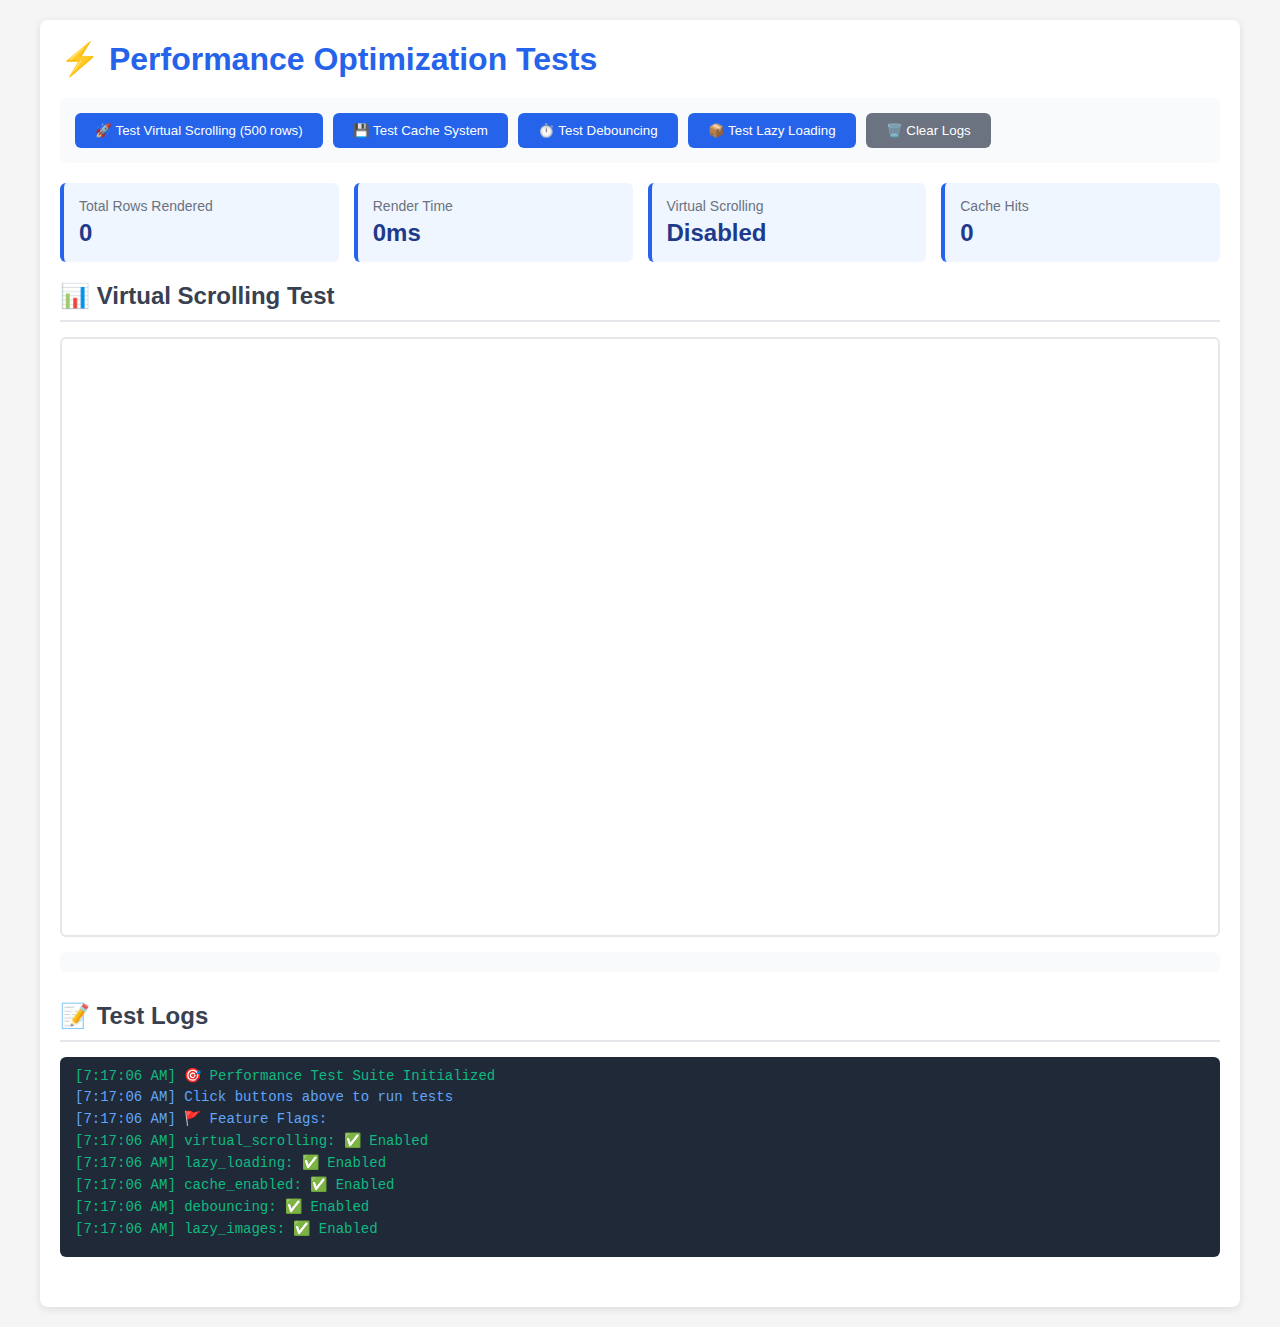
<file: tests/manual/performance/perf-test.html>
<!DOCTYPE html>
<html lang="en">
<head>
    <meta charset="UTF-8">
    <meta name="viewport" content="width=device-width, initial-scale=1.0">
    <title>Performance Test - Virtual Scrolling & Caching</title>
    <style>
        * {
            margin: 0;
            padding: 0;
            box-sizing: border-box;
        }

        body {
            font-family: -apple-system, BlinkMacSystemFont, 'Segoe UI', Roboto, sans-serif;
            padding: 20px;
            background: #f5f5f5;
        }

        .container {
            max-width: 1200px;
            margin: 0 auto;
            background: white;
            border-radius: 8px;
            padding: 20px;
            box-shadow: 0 2px 8px rgba(0,0,0,0.1);
        }

        h1 {
            color: #2563eb;
            margin-bottom: 20px;
        }

        .controls {
            margin-bottom: 20px;
            padding: 15px;
            background: #f9fafb;
            border-radius: 6px;
            display: flex;
            gap: 10px;
            flex-wrap: wrap;
        }

        button {
            padding: 10px 20px;
            background: #2563eb;
            color: white;
            border: none;
            border-radius: 6px;
            cursor: pointer;
            font-weight: 500;
        }

        button:hover {
            background: #1d4ed8;
        }

        button.secondary {
            background: #6b7280;
        }

        button.secondary:hover {
            background: #4b5563;
        }

        .stats {
            display: grid;
            grid-template-columns: repeat(auto-fit, minmax(200px, 1fr));
            gap: 15px;
            margin-bottom: 20px;
        }

        .stat-card {
            padding: 15px;
            background: #eff6ff;
            border-radius: 6px;
            border-left: 4px solid #2563eb;
        }

        .stat-label {
            font-size: 0.875rem;
            color: #6b7280;
            margin-bottom: 5px;
        }

        .stat-value {
            font-size: 1.5rem;
            font-weight: 700;
            color: #1e3a8a;
        }

        .test-section {
            margin-bottom: 30px;
        }

        .test-section h2 {
            color: #374151;
            margin-bottom: 15px;
            padding-bottom: 10px;
            border-bottom: 2px solid #e5e7eb;
        }

        .table-container {
            height: 600px;
            overflow: auto;
            border: 2px solid #e5e7eb;
            border-radius: 6px;
            margin-bottom: 15px;
        }

        .table-row {
            padding: 12px 15px;
            border-bottom: 1px solid #e5e7eb;
            display: grid;
            grid-template-columns: 60px 150px 150px 1fr 100px;
            gap: 15px;
            background: white;
            transition: background 0.15s;
        }

        .table-row:hover {
            background: #f9fafb;
        }

        .table-row.header {
            background: #1e40af;
            color: white;
            font-weight: 600;
            position: sticky;
            top: 0;
            z-index: 10;
        }

        .table-row.header:hover {
            background: #1e40af;
        }

        .log {
            background: #1f2937;
            color: #10b981;
            padding: 15px;
            border-radius: 6px;
            font-family: 'Courier New', monospace;
            font-size: 0.875rem;
            max-height: 200px;
            overflow-y: auto;
        }

        .log-entry {
            margin-bottom: 5px;
        }

        .log-entry.success { color: #10b981; }
        .log-entry.error { color: #ef4444; }
        .log-entry.info { color: #60a5fa; }
        .log-entry.warning { color: #f59e0b; }

        .badge {
            display: inline-block;
            padding: 4px 8px;
            border-radius: 4px;
            font-size: 0.75rem;
            font-weight: 600;
        }

        .badge.success { background: #d1fae5; color: #065f46; }
        .badge.error { background: #fee2e2; color: #991b1b; }
        .badge.info { background: #dbeafe; color: #1e40af; }
    </style>
</head>
<body>
    <div class="container">
        <h1>⚡ Performance Optimization Tests</h1>

        <div class="controls">
            <button onclick="runVirtualScrollTest()">🚀 Test Virtual Scrolling (500 rows)</button>
            <button onclick="runCacheTest()">💾 Test Cache System</button>
            <button onclick="runDebounceTest()">⏱️ Test Debouncing</button>
            <button onclick="runLazyLoadTest()">📦 Test Lazy Loading</button>
            <button onclick="clearLogs()" class="secondary">🗑️ Clear Logs</button>
        </div>

        <div class="stats">
            <div class="stat-card">
                <div class="stat-label">Total Rows Rendered</div>
                <div class="stat-value" id="rows-count">0</div>
            </div>
            <div class="stat-card">
                <div class="stat-label">Render Time</div>
                <div class="stat-value" id="render-time">0ms</div>
            </div>
            <div class="stat-card">
                <div class="stat-label">Virtual Scrolling</div>
                <div class="stat-value" id="virtual-status">Disabled</div>
            </div>
            <div class="stat-card">
                <div class="stat-label">Cache Hits</div>
                <div class="stat-value" id="cache-hits">0</div>
            </div>
        </div>

        <div class="test-section">
            <h2>📊 Virtual Scrolling Test</h2>
            <div id="table-container" class="table-container"></div>
            <div id="scroll-info" style="padding: 10px; background: #f9fafb; border-radius: 6px;"></div>
        </div>

        <div class="test-section">
            <h2>📝 Test Logs</h2>
            <div id="log" class="log"></div>
        </div>
    </div>

    <!-- Load performance module -->
    <script src="../../../scripts/perf.js"></script>

    <script>
        // Test utilities
        let testLogs = [];
        let cacheHits = 0;

        function log(message, type = 'info') {
            const timestamp = new Date().toLocaleTimeString();
            testLogs.push({ timestamp, message, type });

            const logDiv = document.getElementById('log');
            const entry = document.createElement('div');
            entry.className = `log-entry ${type}`;
            entry.textContent = `[${timestamp}] ${message}`;
            logDiv.appendChild(entry);
            logDiv.scrollTop = logDiv.scrollHeight;
        }

        function clearLogs() {
            testLogs = [];
            document.getElementById('log').innerHTML = '';
            log('Logs cleared', 'info');
        }

        function updateStats(stats) {
            if (stats.rowsCount !== undefined) {
                document.getElementById('rows-count').textContent = stats.rowsCount;
            }
            if (stats.renderTime !== undefined) {
                document.getElementById('render-time').textContent = stats.renderTime + 'ms';
            }
            if (stats.virtualScrolling !== undefined) {
                const badge = stats.virtualScrolling ?
                    '<span class="badge success">✅ Enabled</span>' :
                    '<span class="badge error">❌ Disabled</span>';
                document.getElementById('virtual-status').innerHTML = badge;
            }
            if (stats.cacheHits !== undefined) {
                document.getElementById('cache-hits').textContent = stats.cacheHits;
            }
        }

        // Test 1: Virtual Scrolling with 500+ rows
        function runVirtualScrollTest() {
            log('Starting Virtual Scrolling Test...', 'info');

            const container = document.getElementById('table-container');
            const rowCount = 500;

            // Generate test data
            const startData = performance.now();
            const items = Array.from({ length: rowCount }, (_, i) => ({
                id: i + 1,
                class: `Class ${(i % 16) + 1}`,
                teacher: `Teacher ${(i % 30) + 1}`,
                subject: ['Math', 'Science', 'English', 'Hindi', 'EVS', 'Sports'][i % 6],
                period: `Period ${(i % 8) + 1}`
            }));
            const dataTime = performance.now() - startData;
            log(`✅ Generated ${rowCount} test rows in ${dataTime.toFixed(2)}ms`, 'success');

            // Render function for each row
            function renderRow(item, index) {
                const row = document.createElement('div');
                row.className = 'table-row';
                row.innerHTML = `
                    <div>${item.id}</div>
                    <div>${item.class}</div>
                    <div>${item.teacher}</div>
                    <div>${item.subject}</div>
                    <div>${item.period}</div>
                `;
                return row;
            }

            // Test without virtual scrolling first
            const startNormal = performance.now();
            container.innerHTML = '';

            // Add header
            const header = document.createElement('div');
            header.className = 'table-row header';
            header.innerHTML = `<div>ID</div><div>Class</div><div>Teacher</div><div>Subject</div><div>Period</div>`;
            container.appendChild(header);

            // Check if virtual scrolling is available
            if (typeof PerformanceOptimization !== 'undefined' &&
                PerformanceOptimization.featureFlags.isEnabled('virtual_scrolling')) {

                log('🚀 Virtual Scrolling is enabled!', 'success');

                // Create container for virtual scroller
                const scrollContainer = document.createElement('div');
                scrollContainer.style.height = 'calc(100% - 50px)';
                scrollContainer.style.overflow = 'auto';
                container.appendChild(scrollContainer);

                // Initialize virtual scroller
                const scroller = new PerformanceOptimization.VirtualScroller({
                    container: scrollContainer,
                    items: items,
                    rowHeight: 50,
                    bufferSize: 10,
                    renderRow: renderRow
                });

                scroller.init();
                const renderTime = performance.now() - startNormal;

                log(`✅ Rendered ${rowCount} rows with virtual scrolling in ${renderTime.toFixed(2)}ms`, 'success');

                updateStats({
                    rowsCount: rowCount,
                    renderTime: renderTime.toFixed(0),
                    virtualScrolling: true
                });

                // Add scroll listener
                scrollContainer.addEventListener('scroll', () => {
                    const scrollInfo = document.getElementById('scroll-info');
                    scrollInfo.textContent = `Scroll Position: ${scrollContainer.scrollTop}px | Visible Items: ~${Math.ceil(scrollContainer.clientHeight / 50)}`;
                });

            } else {
                log('⚠️  Virtual Scrolling not available, rendering all rows...', 'warning');

                // Render all rows normally
                items.forEach((item, index) => {
                    container.appendChild(renderRow(item, index));
                });

                const renderTime = performance.now() - startNormal;
                log(`⏱️  Rendered ${rowCount} rows normally in ${renderTime.toFixed(2)}ms`, 'warning');

                updateStats({
                    rowsCount: rowCount,
                    renderTime: renderTime.toFixed(0),
                    virtualScrolling: false
                });
            }
        }

        // Test 2: Cache System
        function runCacheTest() {
            log('Starting Cache System Test...', 'info');

            if (typeof PerformanceOptimization === 'undefined') {
                log('❌ PerformanceOptimization module not loaded', 'error');
                return;
            }

            const cache = PerformanceOptimization.cache;

            // Test 1: Set and get
            log('Test 1: Set and retrieve data', 'info');
            const testData = { timetable: 'data', classes: 16, teachers: 30 };
            cache.set('test_data', testData, 5000); // 5 second TTL
            log('✅ Data cached successfully', 'success');

            const retrieved = cache.get('test_data');
            if (JSON.stringify(retrieved) === JSON.stringify(testData)) {
                log('✅ Data retrieved correctly', 'success');
                cacheHits++;
            } else {
                log('❌ Data retrieval failed', 'error');
            }

            // Test 2: TTL expiration
            log('Test 2: TTL expiration (checking immediately)', 'info');
            cache.set('expiring_data', { test: 'data' }, 100); // 100ms TTL
            setTimeout(() => {
                const expired = cache.get('expiring_data');
                if (expired === null) {
                    log('✅ TTL expiration works correctly', 'success');
                } else {
                    log('⚠️  Data still available after TTL', 'warning');
                }
            }, 150);

            // Test 3: Cache stats
            setTimeout(() => {
                const stats = cache.getStats();
                log(`📊 Cache Stats: ${stats.validEntries} valid, ${stats.expiredEntries} expired, ${stats.totalSize} bytes`, 'info');
                updateStats({ cacheHits: cacheHits });
            }, 200);
        }

        // Test 3: Debouncing
        function runDebounceTest() {
            log('Starting Debounce Test...', 'info');

            if (typeof PerformanceOptimization === 'undefined') {
                log('❌ PerformanceOptimization module not loaded', 'error');
                return;
            }

            const debounce = PerformanceOptimization.debounce;
            let callCount = 0;

            const debouncedFunction = debounce(() => {
                callCount++;
                log(`✅ Debounced function executed (call ${callCount})`, 'success');
            }, 300);

            // Simulate rapid calls
            log('📞 Simulating 10 rapid calls...', 'info');
            for (let i = 0; i < 10; i++) {
                debouncedFunction();
            }

            setTimeout(() => {
                if (callCount === 1) {
                    log('✅ Debouncing works correctly - only 1 call executed', 'success');
                } else {
                    log(`⚠️  Expected 1 call, got ${callCount}`, 'warning');
                }
            }, 500);
        }

        // Test 4: Lazy Loading
        async function runLazyLoadTest() {
            log('Starting Lazy Loading Test...', 'info');

            if (typeof PerformanceOptimization === 'undefined') {
                log('❌ PerformanceOptimization module not loaded', 'error');
                return;
            }

            const lazyLoader = PerformanceOptimization.lazyLoader;

            // Test html2canvas loading
            log('📦 Testing html2canvas lazy loading...', 'info');
            try {
                const start = performance.now();
                await lazyLoader.loadHtml2Canvas();
                const time = performance.now() - start;

                if (typeof html2canvas !== 'undefined') {
                    log(`✅ html2canvas loaded successfully in ${time.toFixed(0)}ms`, 'success');
                } else {
                    log('⚠️  html2canvas loaded but not available globally', 'warning');
                }
            } catch (error) {
                log(`❌ Failed to load html2canvas: ${error.message}`, 'error');
            }

            // Test jsPDF loading
            log('📦 Testing jsPDF lazy loading...', 'info');
            try {
                const start = performance.now();
                await lazyLoader.loadJsPDF();
                const time = performance.now() - start;

                if (typeof window.jspdf !== 'undefined') {
                    log(`✅ jsPDF loaded successfully in ${time.toFixed(0)}ms`, 'success');
                } else {
                    log('⚠️  jsPDF loaded but not available globally', 'warning');
                }
            } catch (error) {
                log(`❌ Failed to load jsPDF: ${error.message}`, 'error');
            }
        }

        // Initialize
        document.addEventListener('DOMContentLoaded', () => {
            log('🎯 Performance Test Suite Initialized', 'success');
            log('Click buttons above to run tests', 'info');

            if (typeof PerformanceOptimization !== 'undefined') {
                const flags = PerformanceOptimization.featureFlags.getAll();
                log('🚩 Feature Flags:', 'info');
                Object.entries(flags).forEach(([key, value]) => {
                    log(`  ${key}: ${value ? '✅ Enabled' : '❌ Disabled'}`, value ? 'success' : 'warning');
                });
            } else {
                log('⚠️  PerformanceOptimization module not found', 'warning');
            }
        });
    </script>
</body>
</html>
</file>
<file: public/assets/styles/theme.css>
/**
 * Theme System for Veer Patta Public School Timetable Command Center
 *
 * Implements Dark Mode with:
 * - CSS custom properties for theme tokens
 * - Smooth transitions (0.3s)
 * - System preference detection
 * - localStorage persistence
 *
 * Feature Flag: feat_dark_mode
 */

/* ========================================
   BASE THEME TOKENS (Light Mode Default)
   ======================================== */

:root {
        /* Semantic Color Tokens - Light Mode */
        --bg: #ffffff;
        --bg-secondary: #f9fafb;
        --bg-gradient-start: #eff6ff;
        --bg-gradient-end: #f9fafb;

        --card: #ffffff;
        --card-hover: #f9fafb;

        --text: #111827;
        --text-secondary: #4b5563;
        --text-muted: #6b7280;
        --text-on-primary: #ffffff;

	--primary: #2563eb;
	--primary-hover: #1d4ed8;
	--primary-text: #1e40af;

	--border: #e5e7eb;
	--border-hover: #d1d5db;

	--shadow-color: rgba(0, 0, 0, 0.1);
	--shadow-color-sm: rgba(0, 0, 0, 0.05);

	/* Existing color palette (preserved) */
	--primary-50: #eff6ff;
	--primary-100: #dbeafe;
	--primary-200: #bfdbfe;
	--primary-300: #93c5fd;
	--primary-400: #60a5fa;
	--primary-500: #3b82f6;
	--primary-600: #2563eb;
	--primary-700: #1d4ed8;
	--primary-800: #1e40af;
	--primary-900: #1e3a8a;

	--gray-50: #f9fafb;
	--gray-100: #f3f4f6;
	--gray-200: #e5e7eb;
	--gray-300: #d1d5db;
	--gray-400: #9ca3af;
	--gray-500: #6b7280;
	--gray-600: #4b5563;
	--gray-700: #374151;
	--gray-800: #1f2937;
	--gray-900: #111827;

        --green-500: #10b981;
        --green-600: #059669;
        --yellow-50: #fffbeb;
        --yellow-100: #fef3c7;
        --yellow-500: #f59e0b;
        --yellow-600: #d97706;
        --red-500: #ef4444;
        --red-600: #dc2626;
}

/* ========================================
   DARK MODE THEME TOKENS
   ======================================== */

[data-theme="dark"] {
        /* Semantic Color Tokens - Dark Mode */
        --bg: #1a1a2e;
        --bg-secondary: #0f0f1e;
        --bg-gradient-start: #1a1a2e;
        --bg-gradient-end: #16213e;

        --card: #16213e;
        --card-hover: #1e2d4d;

        --text: #e8e8e8;
        --text-secondary: #b8b8b8;
        --text-muted: #8b8b8b;
        --text-on-primary: #ffffff;

	--primary: #4a7c7e;
	--primary-hover: #5a8c8e;
	--primary-text: #6a9c9e;

	--border: #2a3a5e;
	--border-hover: #3a4a6e;

	--shadow-color: rgba(0, 0, 0, 0.3);
	--shadow-color-sm: rgba(0, 0, 0, 0.2);

	/* Adjusted palette for dark mode */
	--primary-50: #1a2a3e;
	--primary-100: #1e3a5e;
	--primary-200: #2a4a7e;
	--primary-300: #3a5a8e;
	--primary-400: #4a6a9e;
	--primary-500: #4a7c7e;
	--primary-600: #5a8c8e;
	--primary-700: #6a9c9e;
	--primary-800: #7aacae;
	--primary-900: #8abcbe;

	--gray-50: #2a2a3e;
	--gray-100: #2f2f4e;
	--gray-200: #3a3a5e;
	--gray-300: #4a4a6e;
	--gray-400: #6a6a8e;
	--gray-500: #8b8b8b;
	--gray-600: #9b9b9b;
	--gray-700: #b8b8b8;
	--gray-800: #d8d8d8;
	--gray-900: #e8e8e8;

        --green-500: #34d399;
        --green-600: #059669;
        --yellow-50: #2a2616;
        --yellow-100: #3a3626;
        --yellow-500: #fbbf24;
        --yellow-600: #d97706;
        --red-500: #f87171;
        --red-600: #ef4444;
}

/* ========================================
   SMOOTH TRANSITIONS
   ======================================== */

/* Apply transitions to all theme-dependent properties */
body,
header,
nav,
.nav-button,
.card,
.stat-card,
.info-card,
.table-container,
footer,
button,
input,
select,
textarea,
.dashboard-card,
.view-card,
.period-card,
.teacher-card,
.class-card {
	transition: background-color 0.3s ease,
	            border-color 0.3s ease,
	            color 0.3s ease,
	            box-shadow 0.3s ease;
}

/* Prevent transition on page load */
.no-transition,
.no-transition * {
	transition: none !important;
}

/* ========================================
   THEME TOGGLE BUTTON STYLES
   ======================================== */

#theme-toggle {
	position: absolute;
	top: 1rem;
	right: 1rem;
	background: var(--card);
	border: 2px solid var(--border);
	border-radius: 50%;
	width: 48px;
	height: 48px;
	display: flex;
	align-items: center;
	justify-content: center;
	cursor: pointer;
	transition: all 0.3s ease;
	z-index: 100;
	padding: 0;
	box-shadow: 0 2px 4px var(--shadow-color-sm);
}

#theme-toggle:hover {
	background: var(--card-hover);
	border-color: var(--border-hover);
	transform: scale(1.05);
	box-shadow: 0 4px 8px var(--shadow-color);
}

#theme-toggle:focus {
	outline: 2px solid var(--primary);
	outline-offset: 2px;
}

#theme-toggle:active {
	transform: scale(0.95);
}

#theme-toggle svg {
	width: 24px;
	height: 24px;
	color: var(--text);
	transition: transform 0.3s ease, color 0.3s ease;
}

/* Icon rotation animation on toggle */
#theme-toggle.toggling svg {
	transform: rotate(180deg);
}

/* Responsive positioning */
@media (max-width: 768px) {
	#theme-toggle {
		top: 0.75rem;
		right: 0.75rem;
		width: 44px;
		height: 44px;
	}

	#theme-toggle svg {
		width: 20px;
		height: 20px;
	}
}

/* ========================================
   COMPONENT-SPECIFIC DARK MODE STYLES
   ======================================== */

/* Body and main backgrounds */
[data-theme="dark"] body {
	background: linear-gradient(135deg, var(--bg-gradient-start) 0%, var(--bg-gradient-end) 100%);
	color: var(--text);
}

/* Header */
[data-theme="dark"] header {
	background: var(--card);
	color: var(--text);
}

[data-theme="dark"] header h1 {
	color: var(--primary-text);
}

[data-theme="dark"] header p {
	color: var(--text-secondary);
}

/* Navigation */
[data-theme="dark"] nav {
	background: var(--card);
	border-color: var(--border);
}

[data-theme="dark"] .nav-button {
	background: transparent;
	border-color: var(--border);
	color: var(--text-secondary);
}

[data-theme="dark"] .nav-button:hover {
	background: var(--card-hover);
	border-color: var(--border-hover);
	color: var(--text);
}

[data-theme="dark"] .nav-button.active {
        background: var(--primary);
        border-color: var(--primary);
        color: var(--text-on-primary);
}

[data-theme="dark"] .nav-button.active:hover,
[data-theme="dark"] .nav-button.active:focus-visible {
        color: var(--text-on-primary);
}

/* Cards and containers */
[data-theme="dark"] .card,
[data-theme="dark"] .stat-card,
[data-theme="dark"] .info-card,
[data-theme="dark"] .dashboard-card,
[data-theme="dark"] .view-card {
	background: var(--card);
	color: var(--text);
	border-color: var(--border);
}

/* Tables */
[data-theme="dark"] .table-container {
	background: var(--card);
	border-color: var(--border);
}

[data-theme="dark"] table {
	background: var(--card);
	color: var(--text);
}

[data-theme="dark"] th {
	background: var(--bg-secondary);
	color: var(--text);
	border-color: var(--border);
}

[data-theme="dark"] td {
	border-color: var(--border);
	color: var(--text);
}

[data-theme="dark"] tr:hover {
	background: var(--card-hover);
}

/* Buttons */
[data-theme="dark"] button:not(.nav-button):not(#theme-toggle) {
        background: var(--primary);
        color: var(--text-on-primary);
        border-color: var(--primary);
}

[data-theme="dark"] button:not(.nav-button):not(#theme-toggle):hover {
	background: var(--primary-hover);
}

/* Form inputs */
[data-theme="dark"] input,
[data-theme="dark"] select,
[data-theme="dark"] textarea {
	background: var(--bg-secondary);
	border-color: var(--border);
	color: var(--text);
}

[data-theme="dark"] input:focus,
[data-theme="dark"] select:focus,
[data-theme="dark"] textarea:focus {
	border-color: var(--primary);
	outline-color: var(--primary);
}

/* Footer */
[data-theme="dark"] footer {
	background: var(--card);
	color: var(--text-secondary);
	border-color: var(--border);
}

/* Loader */
[data-theme="dark"] #loader {
	background: var(--bg);
}

[data-theme="dark"] .spinner {
	border-color: var(--border);
	border-top-color: var(--primary);
}

/* Skeleton loaders */
[data-theme="dark"] .skeleton {
	background: linear-gradient(
		90deg,
		var(--bg-secondary) 25%,
		var(--card-hover) 50%,
		var(--bg-secondary) 75%
	);
	background-size: 200% 100%;
	animation: skeleton-loading 1.5s ease-in-out infinite;
}

@keyframes skeleton-loading {
	0% {
		background-position: 200% 0;
	}
	100% {
		background-position: -200% 0;
	}
}

/* ========================================
   PRINT STYLES (Always Light Mode)
   ======================================== */

@media print {
	/* Force light mode for printing */
	[data-theme="dark"] {
		--bg: #ffffff !important;
		--card: #ffffff !important;
		--text: #111827 !important;
		--border: #e5e7eb !important;
	}

	/* Hide theme toggle in print */
	#theme-toggle {
		display: none !important;
	}
}

/* ========================================
   ACCESSIBILITY ENHANCEMENTS
   ======================================== */

/* High contrast mode support */
@media (prefers-contrast: high) {
	[data-theme="dark"] {
		--text: #ffffff;
		--border: #4a4a6e;
	}
}

/* Reduced motion support */
@media (prefers-reduced-motion: reduce) {
	*,
	*::before,
	*::after {
		animation-duration: 0.01ms !important;
		animation-iteration-count: 1 !important;
		transition-duration: 0.01ms !important;
	}
}

/* Focus visible improvements */
[data-theme="dark"] *:focus-visible {
	outline: 2px solid var(--primary);
	outline-offset: 2px;
}
</file>
<file: public/assets/styles/a11y.css>
/**
 * Accessibility Styles
 * Veer Patta Public School Timetable Command Center
 *
 * Features:
 * - Enhanced focus indicators
 * - High contrast mode (WCAG AA compliant)
 * - Keyboard shortcuts modal
 * - Screen reader utilities
 * - Skip link
 *
 * Feature Flag: feat_accessibility
 */

/* ========================================
   SCREEN READER ONLY UTILITIES
   ======================================== */

.sr-only {
	position: absolute;
	width: 1px;
	height: 1px;
	padding: 0;
	margin: -1px;
	overflow: hidden;
	clip: rect(0, 0, 0, 0);
	white-space: nowrap;
	border-width: 0;
}

.sr-only-focusable:focus,
.sr-only-focusable:active {
	position: static;
	width: auto;
	height: auto;
	margin: 0;
	overflow: visible;
	clip: auto;
	white-space: normal;
}

/* ========================================
   SKIP TO MAIN CONTENT LINK
   ======================================== */

.skip-link {
	position: absolute;
	top: -100px;
	left: 0;
	background: var(--primary-600, #2563eb);
	color: white;
	padding: 0.75rem 1.5rem;
	text-decoration: none;
	font-weight: 600;
	border-radius: 0 0 0.5rem 0;
	z-index: 10000;
	transition: top 0.3s ease;
}

.skip-link:focus {
	top: 0;
	outline: 3px solid var(--yellow-500, #f59e0b);
	outline-offset: 2px;
}

/* ========================================
   ENHANCED FOCUS INDICATORS
   ======================================== */

/* Default focus indicator - visible for keyboard users */
*:focus-visible {
	outline: 3px solid var(--primary-500, #3b82f6);
	outline-offset: 2px;
	border-radius: 2px;
}

/* Hide focus indicator for mouse users */
.using-mouse *:focus:not(:focus-visible) {
	outline: none;
}

/* Enhanced focus for interactive elements */
button:focus-visible,
a:focus-visible,
[role="button"]:focus-visible,
[tabindex]:focus-visible {
	outline: 3px solid var(--primary-500, #3b82f6);
	outline-offset: 3px;
	box-shadow: 0 0 0 5px rgba(37, 99, 235, 0.1);
	transition: outline-offset 0.2s ease, box-shadow 0.2s ease;
}

/* Focus for form elements */
input:focus-visible,
select:focus-visible,
textarea:focus-visible {
	outline: 3px solid var(--primary-500, #3b82f6);
	outline-offset: 0;
	border-color: var(--primary-500, #3b82f6);
	box-shadow: 0 0 0 3px rgba(37, 99, 235, 0.1);
}

/* Focus for navigation buttons */
.nav-button:focus-visible {
	outline: 3px solid var(--primary-500, #3b82f6);
	outline-offset: 2px;
	transform: scale(1.02);
}

/* ========================================
   KEYBOARD SHORTCUTS MODAL
   ======================================== */

.a11y-modal {
	position: fixed;
	top: 0;
	left: 0;
	width: 100%;
	height: 100%;
	z-index: 9999;
	display: flex;
	align-items: center;
	justify-content: center;
	animation: fadeIn 0.2s ease;
}

@keyframes fadeIn {
	from {
		opacity: 0;
	}
	to {
		opacity: 1;
	}
}

.a11y-modal-overlay {
	position: absolute;
	top: 0;
	left: 0;
	width: 100%;
	height: 100%;
	background: rgba(0, 0, 0, 0.5);
	backdrop-filter: blur(4px);
	cursor: pointer;
}

.a11y-modal-content {
	position: relative;
	background: var(--card, white);
	color: var(--text, #111827);
	border-radius: 1rem;
	max-width: 600px;
	width: 90%;
	max-height: 80vh;
	overflow: auto;
	box-shadow: 0 25px 50px -12px rgba(0, 0, 0, 0.25);
	animation: slideUp 0.3s ease;
	z-index: 1;
}

@keyframes slideUp {
	from {
		transform: translateY(20px);
		opacity: 0;
	}
	to {
		transform: translateY(0);
		opacity: 1;
	}
}

.a11y-modal-header {
	display: flex;
	justify-content: space-between;
	align-items: center;
	padding: 1.5rem;
	border-bottom: 2px solid var(--border, #e5e7eb);
}

.a11y-modal-header h2 {
	margin: 0;
	font-size: 1.5rem;
	font-weight: 700;
	color: var(--text, #111827);
}

.a11y-modal-close {
	background: transparent;
	border: none;
	font-size: 2rem;
	line-height: 1;
	cursor: pointer;
	color: var(--text-muted, #6b7280);
	width: 40px;
	height: 40px;
	display: flex;
	align-items: center;
	justify-content: center;
	border-radius: 0.5rem;
	transition: all 0.2s ease;
}

.a11y-modal-close:hover {
	background: var(--card-hover, #f9fafb);
	color: var(--text, #111827);
	transform: scale(1.1);
}

.a11y-modal-close:focus-visible {
	outline: 3px solid var(--primary-500, #3b82f6);
	outline-offset: 2px;
}

.a11y-modal-body {
	padding: 1.5rem;
}

/* ========================================
   KEYBOARD SHORTCUTS GRID
   ======================================== */

.shortcuts-grid {
	display: grid;
	gap: 1rem;
	margin-bottom: 1.5rem;
}

.shortcut-item {
	display: flex;
	align-items: center;
	gap: 1rem;
	padding: 0.75rem 1rem;
	background: var(--bg-secondary, #f9fafb);
	border-radius: 0.5rem;
	border: 1px solid var(--border, #e5e7eb);
	transition: all 0.2s ease;
}

.shortcut-item:hover {
	background: var(--card-hover, #f3f4f6);
	border-color: var(--primary-300, #93c5fd);
	transform: translateX(4px);
}

.shortcut-key {
	display: inline-flex;
	align-items: center;
	justify-content: center;
	min-width: 2.5rem;
	padding: 0.4rem 0.8rem;
	background: white;
	border: 2px solid var(--gray-300, #d1d5db);
	border-radius: 0.375rem;
	font-family: 'Courier New', monospace;
	font-weight: 700;
	font-size: 1rem;
	color: var(--gray-900, #111827);
	box-shadow: 0 2px 0 var(--gray-300, #d1d5db),
	            0 3px 4px rgba(0, 0, 0, 0.1);
	text-transform: uppercase;
}

.shortcut-description {
	flex: 1;
	color: var(--text-secondary, #4b5563);
	font-weight: 500;
}

.shortcuts-footer {
	padding: 1rem;
	background: var(--yellow-50, #fffbeb);
	border: 1px solid var(--yellow-100, #fef3c7);
	border-radius: 0.5rem;
	font-size: 0.875rem;
}

.shortcuts-footer p {
	margin: 0;
	color: var(--gray-700, #374151);
}

.shortcuts-footer kbd {
	display: inline-flex;
	align-items: center;
	padding: 0.15rem 0.4rem;
	background: white;
	border: 1px solid var(--gray-300, #d1d5db);
	border-radius: 0.25rem;
	font-family: 'Courier New', monospace;
	font-weight: 600;
	font-size: 0.75rem;
	margin: 0 0.2rem;
}

/* ========================================
   HIGH CONTRAST MODE (WCAG AA COMPLIANT)
   ======================================== */

[data-high-contrast="true"] {
	/* Text and backgrounds */
	--text: #000000;
	--text-secondary: #1a1a1a;
	--text-muted: #333333;
	--bg: #ffffff;
	--bg-secondary: #ffffff;
	--card: #ffffff;
	--card-hover: #f5f5f5;

	/* Borders */
	--border: #000000;
	--border-hover: #333333;

	/* Primary colors */
	--primary: #0000ff;
	--primary-hover: #0000cc;
	--primary-text: #0000ff;

	/* Shadows - more pronounced */
	--shadow-color: rgba(0, 0, 0, 0.5);
	--shadow-color-sm: rgba(0, 0, 0, 0.3);
}

[data-high-contrast="true"][data-theme="dark"] {
	/* Dark mode high contrast */
	--text: #ffffff;
	--text-secondary: #e6e6e6;
	--text-muted: #cccccc;
	--bg: #000000;
	--bg-secondary: #000000;
	--card: #1a1a1a;
	--card-hover: #2a2a2a;

	/* Borders */
	--border: #ffffff;
	--border-hover: #cccccc;

	/* Primary colors */
	--primary: #00ffff;
	--primary-hover: #00cccc;
	--primary-text: #00ffff;
}

/* Stronger borders in high contrast */
[data-high-contrast="true"] * {
	border-width: 2px !important;
}

[data-high-contrast="true"] .card,
[data-high-contrast="true"] .stat-card,
[data-high-contrast="true"] table,
[data-high-contrast="true"] th,
[data-high-contrast="true"] td {
	border: 2px solid var(--border) !important;
}

/* Enhanced focus in high contrast */
[data-high-contrast="true"] *:focus-visible {
	outline: 4px solid var(--primary);
	outline-offset: 3px;
	box-shadow: 0 0 0 7px rgba(0, 0, 255, 0.2);
}

/* Text contrast improvements */
[data-high-contrast="true"] button,
[data-high-contrast="true"] a,
[data-high-contrast="true"] .nav-button {
	font-weight: 700;
}

/* Remove subtle shadows in high contrast */
[data-high-contrast="true"] * {
	text-shadow: none !important;
}

[data-high-contrast="true"] .card,
[data-high-contrast="true"] button {
	box-shadow: none !important;
}

/* ========================================
   RESPONSIVE DESIGN
   ======================================== */

@media (max-width: 768px) {
	.a11y-modal-content {
		max-width: 95%;
		max-height: 90vh;
		border-radius: 0.75rem;
	}

	.a11y-modal-header {
		padding: 1rem;
	}

	.a11y-modal-header h2 {
		font-size: 1.25rem;
	}

	.a11y-modal-body {
		padding: 1rem;
	}

	.shortcut-item {
		padding: 0.5rem 0.75rem;
		gap: 0.75rem;
	}

	.shortcut-key {
		min-width: 2rem;
		padding: 0.3rem 0.6rem;
		font-size: 0.875rem;
	}

	.shortcut-description {
		font-size: 0.875rem;
	}
}

/* ========================================
   REDUCED MOTION SUPPORT
   ======================================== */

@media (prefers-reduced-motion: reduce) {
	.a11y-modal,
	.a11y-modal-content,
	.shortcut-item,
	*:focus-visible {
		animation: none !important;
		transition: none !important;
	}
}

/* ========================================
   PRINT STYLES
   ======================================== */

@media print {
	.a11y-modal,
	.skip-link {
		display: none !important;
	}

	/* Ensure good contrast in print */
	* {
		color: #000000 !important;
		background: #ffffff !important;
	}

	*:focus-visible {
		outline: none !important;
	}
}

/* ========================================
   ARIA LIVE REGION STYLES
   ======================================== */

#aria-live-region {
	/* Already hidden by .sr-only class */
}

/* ========================================
   DARK MODE ADJUSTMENTS
   ======================================== */

[data-theme="dark"] .shortcut-key {
	background: var(--bg-secondary);
	color: var(--text);
	border-color: var(--border);
	box-shadow: 0 2px 0 var(--border),
	            0 3px 4px rgba(0, 0, 0, 0.3);
}

[data-theme="dark"] .shortcuts-footer {
	background: var(--yellow-50);
	border-color: var(--yellow-100);
}

[data-theme="dark"] .shortcuts-footer kbd {
	background: var(--bg-secondary);
	border-color: var(--border);
	color: var(--text);
}

/* ========================================
   ADDITIONAL ENHANCEMENTS
   ======================================== */

/* Ensure clickable elements have pointer cursor */
[role="button"],
[onclick],
.clickable {
	cursor: pointer;
}

/* Improve table accessibility */
table caption {
	padding: 0.75rem;
	font-weight: 600;
	text-align: left;
	color: var(--text);
}

/* Ensure proper color contrast for links */
a {
	color: var(--primary-text, #1e40af);
	text-decoration: underline;
}

a:hover {
	color: var(--primary-hover, #1d4ed8);
}

a:focus-visible {
	outline: 3px solid var(--primary-500, #3b82f6);
	outline-offset: 2px;
	border-radius: 2px;
}

/* Improve button accessibility */
button {
	cursor: pointer;
	font: inherit;
}

button:disabled {
	cursor: not-allowed;
	opacity: 0.5;
}

/* Ensure form labels are properly styled */
label {
	display: block;
	margin-bottom: 0.5rem;
	font-weight: 600;
	color: var(--text);
}

/* Required field indicator */
.required::after {
	content: " *";
	color: var(--red-500, #ef4444);
}

/* Error states */
[aria-invalid="true"],
.error {
	border-color: var(--red-500, #ef4444) !important;
	outline-color: var(--red-500, #ef4444) !important;
}

.error-message {
	color: var(--red-600, #dc2626);
	font-size: 0.875rem;
	margin-top: 0.25rem;
}

/* Success states */
.success {
	border-color: var(--green-500, #10b981) !important;
}

/* Loading states - screen reader friendly */
[aria-busy="true"] {
	position: relative;
	pointer-events: none;
	opacity: 0.6;
}

/* Tooltips - accessible */
[data-tooltip] {
	position: relative;
}

[data-tooltip]:hover::after,
[data-tooltip]:focus::after {
	content: attr(data-tooltip);
	position: absolute;
	bottom: 100%;
	left: 50%;
	transform: translateX(-50%);
	padding: 0.5rem 0.75rem;
	background: var(--gray-900, #111827);
	color: white;
	border-radius: 0.375rem;
	font-size: 0.875rem;
	white-space: nowrap;
	margin-bottom: 0.5rem;
	z-index: 1000;
}
</file>
<file: styles/colors.css>
/**
 * Subject Color Coding System
 * Veer Patta Public School Timetable Command Center
 *
 * All colors meet WCAG AA contrast ratio requirements (≥4.5:1)
 * Feature Flag: feat_color_coding
 */

/* ==========================================
   COLOR CATEGORY VARIABLES
   ========================================== */

:root {
	/* Languages - Blue Shades */
	--color-languages-bg: #dbeafe;
	--color-languages-text: #1e3a8a;
	--color-languages-border: #3b82f6;
	--color-languages-hover: #bfdbfe;

	/* Sciences - Green Shades */
	--color-sciences-bg: #d1fae5;
	--color-sciences-text: #065f46;
	--color-sciences-border: #10b981;
	--color-sciences-hover: #a7f3d0;

	/* Mathematics - Purple Shades */
	--color-math-bg: #e9d5ff;
	--color-math-text: #581c87;
	--color-math-border: #9333ea;
	--color-math-hover: #ddd6fe;

	/* Social Studies - Orange Shades */
	--color-social-bg: #fed7aa;
	--color-social-text: #7c2d12;
	--color-social-border: #f97316;
	--color-social-hover: #fecb95;

	/* Sports & Activities - Red Shades */
	--color-sports-bg: #fecaca;
	--color-sports-text: #7f1d1d;
	--color-sports-border: #ef4444;
	--color-sports-hover: #fca5a5;

	/* Default/Neutral - Gray Shades */
	--color-default-bg: #f3f4f6;
	--color-default-text: #374151;
	--color-default-border: #9ca3af;
	--color-default-hover: #e5e7eb;
}

/* ==========================================
   SUBJECT COLOR CLASSES
   ========================================== */

/* Languages Category */
.subject-color-languages,
.subject[data-category="languages"] {
	background-color: var(--color-languages-bg);
	color: var(--color-languages-text);
	border-left: 4px solid var(--color-languages-border);
}

.subject-color-languages:hover,
.subject[data-category="languages"]:hover {
	background-color: var(--color-languages-hover);
}

/* Sciences Category */
.subject-color-sciences,
.subject[data-category="sciences"] {
	background-color: var(--color-sciences-bg);
	color: var(--color-sciences-text);
	border-left: 4px solid var(--color-sciences-border);
}

.subject-color-sciences:hover,
.subject[data-category="sciences"]:hover {
	background-color: var(--color-sciences-hover);
}

/* Mathematics Category */
.subject-color-math,
.subject[data-category="math"] {
	background-color: var(--color-math-bg);
	color: var(--color-math-text);
	border-left: 4px solid var(--color-math-border);
}

.subject-color-math:hover,
.subject[data-category="math"]:hover {
	background-color: var(--color-math-hover);
}

/* Social Studies Category */
.subject-color-social,
.subject[data-category="social"] {
	background-color: var(--color-social-bg);
	color: var(--color-social-text);
	border-left: 4px solid var(--color-social-border);
}

.subject-color-social:hover,
.subject[data-category="social"]:hover {
	background-color: var(--color-social-hover);
}

/* Sports & Activities Category */
.subject-color-sports,
.subject[data-category="sports"] {
	background-color: var(--color-sports-bg);
	color: var(--color-sports-text);
	border-left: 4px solid var(--color-sports-border);
}

.subject-color-sports:hover,
.subject[data-category="sports"]:hover {
	background-color: var(--color-sports-hover);
}

/* Default/Neutral */
.subject-color-default,
.subject[data-category="default"] {
	background-color: var(--color-default-bg);
	color: var(--color-default-text);
	border-left: 4px solid var(--color-default-border);
}

.subject-color-default:hover,
.subject[data-category="default"]:hover {
	background-color: var(--color-default-hover);
}

/* ==========================================
   COLOR LEGEND COMPONENT
   ========================================== */

.color-legend {
	background: var(--card);
	border-radius: 8px;
	padding: 16px;
	box-shadow: 0 2px 8px rgba(0, 0, 0, 0.1);
	margin: 16px 0;
}

.color-legend-title {
	font-size: 14px;
	font-weight: 600;
	color: var(--text);
	margin-bottom: 12px;
	display: flex;
	align-items: center;
	gap: 8px;
}

.color-legend-grid {
	display: grid;
	grid-template-columns: repeat(auto-fit, minmax(160px, 1fr));
	gap: 8px;
}

.color-legend-item {
	display: flex;
	align-items: center;
	gap: 8px;
	padding: 8px;
	border-radius: 6px;
	font-size: 13px;
	transition: transform 0.2s ease;
}

.color-legend-item:hover {
	transform: translateX(4px);
}

.color-legend-indicator {
	width: 24px;
	height: 24px;
	border-radius: 4px;
	border: 2px solid;
	flex-shrink: 0;
}

.color-legend-label {
	font-weight: 500;
}

/* Specific legend items */
.color-legend-item.languages {
	background-color: var(--color-languages-bg);
	color: var(--color-languages-text);
}

.color-legend-item.languages .color-legend-indicator {
	background-color: var(--color-languages-border);
	border-color: var(--color-languages-text);
}

.color-legend-item.sciences {
	background-color: var(--color-sciences-bg);
	color: var(--color-sciences-text);
}

.color-legend-item.sciences .color-legend-indicator {
	background-color: var(--color-sciences-border);
	border-color: var(--color-sciences-text);
}

.color-legend-item.math {
	background-color: var(--color-math-bg);
	color: var(--color-math-text);
}

.color-legend-item.math .color-legend-indicator {
	background-color: var(--color-math-border);
	border-color: var(--color-math-text);
}

.color-legend-item.social {
	background-color: var(--color-social-bg);
	color: var(--color-social-text);
}

.color-legend-item.social .color-legend-indicator {
	background-color: var(--color-social-border);
	border-color: var(--color-social-text);
}

.color-legend-item.sports {
	background-color: var(--color-sports-bg);
	color: var(--color-sports-text);
}

.color-legend-item.sports .color-legend-indicator {
	background-color: var(--color-sports-border);
	border-color: var(--color-sports-text);
}

/* ==========================================
   RESPONSIVE ADJUSTMENTS
   ========================================== */

@media (max-width: 768px) {
	.color-legend-grid {
		grid-template-columns: 1fr;
		gap: 6px;
	}

	.color-legend {
		padding: 12px;
	}

	.color-legend-item {
		font-size: 12px;
		padding: 6px;
	}

	.color-legend-indicator {
		width: 20px;
		height: 20px;
	}
}

/* ==========================================
   PRINT STYLES
   ========================================== */

@media print {
	.color-legend {
		break-inside: avoid;
		page-break-inside: avoid;
	}

	/* Ensure colors are visible in print */
	.subject[data-category] {
		border-left-width: 3px !important;
		-webkit-print-color-adjust: exact;
		print-color-adjust: exact;
	}
}

/* ==========================================
   ACCESSIBILITY ENHANCEMENTS
   ========================================== */

/* High contrast mode support */
@media (prefers-contrast: high) {
	.subject[data-category] {
		border-left-width: 5px;
	}

	.color-legend-indicator {
		border-width: 3px;
	}
}

/* Reduced motion support */
@media (prefers-reduced-motion: reduce) {
	.color-legend-item {
		transition: none;
	}

	.color-legend-item:hover {
		transform: none;
	}
}

/* Focus styles for keyboard navigation */
.subject[data-category]:focus,
.color-legend-item:focus {
	outline: 3px solid currentColor;
	outline-offset: 2px;
}
</file>
<file: public/assets/styles/colors.css>
/**
 * Subject Color Coding System
 * Veer Patta Public School Timetable Command Center
 *
 * All colors meet WCAG AA contrast ratio requirements (≥4.5:1)
 * Feature Flag: feat_color_coding
 */

/* ==========================================
   COLOR CATEGORY VARIABLES
   ========================================== */

:root {
        /* Languages - Blue Shades */
        --color-languages-bg: #dbeafe;
        --color-languages-text: #1e3a8a;
        --color-languages-border: #3b82f6;
        --color-languages-hover: #bfdbfe;

	/* Sciences - Green Shades */
	--color-sciences-bg: #d1fae5;
	--color-sciences-text: #065f46;
	--color-sciences-border: #10b981;
	--color-sciences-hover: #a7f3d0;

	/* Mathematics - Purple Shades */
	--color-math-bg: #e9d5ff;
	--color-math-text: #581c87;
	--color-math-border: #9333ea;
	--color-math-hover: #ddd6fe;

	/* Social Studies - Orange Shades */
	--color-social-bg: #fed7aa;
	--color-social-text: #7c2d12;
	--color-social-border: #f97316;
	--color-social-hover: #fecb95;

	/* Sports & Activities - Red Shades */
	--color-sports-bg: #fecaca;
	--color-sports-text: #7f1d1d;
	--color-sports-border: #ef4444;
	--color-sports-hover: #fca5a5;

	/* Default/Neutral - Gray Shades */
	--color-default-bg: #f3f4f6;
	--color-default-text: #374151;
        --color-default-border: #9ca3af;
        --color-default-hover: #e5e7eb;
}

[data-theme="dark"] {
        /* Languages - Blue Shades (Dark Mode) */
        --color-languages-bg: #10253f;
        --color-languages-text: #dce9ff;
        --color-languages-border: #4c91ff;
        --color-languages-hover: #163257;

        /* Sciences - Green Shades (Dark Mode) */
        --color-sciences-bg: #0f2b1f;
        --color-sciences-text: #d6fbe8;
        --color-sciences-border: #34d399;
        --color-sciences-hover: #15402c;

        /* Mathematics - Purple Shades (Dark Mode) */
        --color-math-bg: #201034;
        --color-math-text: #f1e9ff;
        --color-math-border: #c084fc;
        --color-math-hover: #2b1647;

        /* Social Studies - Orange Shades (Dark Mode) */
        --color-social-bg: #331b07;
        --color-social-text: #ffe8d0;
        --color-social-border: #fb923c;
        --color-social-hover: #44250d;

        /* Sports & Activities - Red Shades (Dark Mode) */
        --color-sports-bg: #3a0e0e;
        --color-sports-text: #ffe2e2;
        --color-sports-border: #f87171;
        --color-sports-hover: #4c1414;

        /* Default/Neutral (Dark Mode) */
        --color-default-bg: #252836;
        --color-default-text: #f4f4f5;
        --color-default-border: #9ca3af;
        --color-default-hover: #2f3243;
}

/* ==========================================
   SUBJECT COLOR CLASSES
   ========================================== */

/* Languages Category */
.subject-color-languages,
.subject[data-category="languages"] {
	background-color: var(--color-languages-bg);
	color: var(--color-languages-text);
	border-left: 4px solid var(--color-languages-border);
}

.subject-color-languages:hover,
.subject[data-category="languages"]:hover {
	background-color: var(--color-languages-hover);
}

/* Sciences Category */
.subject-color-sciences,
.subject[data-category="sciences"] {
	background-color: var(--color-sciences-bg);
	color: var(--color-sciences-text);
	border-left: 4px solid var(--color-sciences-border);
}

.subject-color-sciences:hover,
.subject[data-category="sciences"]:hover {
	background-color: var(--color-sciences-hover);
}

/* Mathematics Category */
.subject-color-math,
.subject[data-category="math"] {
	background-color: var(--color-math-bg);
	color: var(--color-math-text);
	border-left: 4px solid var(--color-math-border);
}

.subject-color-math:hover,
.subject[data-category="math"]:hover {
	background-color: var(--color-math-hover);
}

/* Social Studies Category */
.subject-color-social,
.subject[data-category="social"] {
	background-color: var(--color-social-bg);
	color: var(--color-social-text);
	border-left: 4px solid var(--color-social-border);
}

.subject-color-social:hover,
.subject[data-category="social"]:hover {
	background-color: var(--color-social-hover);
}

/* Sports & Activities Category */
.subject-color-sports,
.subject[data-category="sports"] {
	background-color: var(--color-sports-bg);
	color: var(--color-sports-text);
	border-left: 4px solid var(--color-sports-border);
}

.subject-color-sports:hover,
.subject[data-category="sports"]:hover {
	background-color: var(--color-sports-hover);
}

/* Default/Neutral */
.subject-color-default,
.subject[data-category="default"] {
	background-color: var(--color-default-bg);
	color: var(--color-default-text);
	border-left: 4px solid var(--color-default-border);
}

.subject-color-default:hover,
.subject[data-category="default"]:hover {
	background-color: var(--color-default-hover);
}

/* ==========================================
   COLOR LEGEND COMPONENT
   ========================================== */

.color-legend {
	background: var(--card);
	border-radius: 8px;
	padding: 16px;
	box-shadow: 0 2px 8px rgba(0, 0, 0, 0.1);
	margin: 16px 0;
}

.color-legend-title {
	font-size: 14px;
	font-weight: 600;
	color: var(--text);
	margin-bottom: 12px;
	display: flex;
	align-items: center;
	gap: 8px;
}

.color-legend-grid {
	display: grid;
	grid-template-columns: repeat(auto-fit, minmax(160px, 1fr));
	gap: 8px;
}

.color-legend-item {
	display: flex;
	align-items: center;
	gap: 8px;
	padding: 8px;
	border-radius: 6px;
	font-size: 13px;
	transition: transform 0.2s ease;
}

.color-legend-item:hover {
	transform: translateX(4px);
}

.color-legend-indicator {
	width: 24px;
	height: 24px;
	border-radius: 4px;
	border: 2px solid;
	flex-shrink: 0;
}

.color-legend-label {
	font-weight: 500;
}

/* Specific legend items */
.color-legend-item.languages {
	background-color: var(--color-languages-bg);
	color: var(--color-languages-text);
}

.color-legend-item.languages .color-legend-indicator {
	background-color: var(--color-languages-border);
	border-color: var(--color-languages-text);
}

.color-legend-item.sciences {
	background-color: var(--color-sciences-bg);
	color: var(--color-sciences-text);
}

.color-legend-item.sciences .color-legend-indicator {
	background-color: var(--color-sciences-border);
	border-color: var(--color-sciences-text);
}

.color-legend-item.math {
	background-color: var(--color-math-bg);
	color: var(--color-math-text);
}

.color-legend-item.math .color-legend-indicator {
	background-color: var(--color-math-border);
	border-color: var(--color-math-text);
}

.color-legend-item.social {
	background-color: var(--color-social-bg);
	color: var(--color-social-text);
}

.color-legend-item.social .color-legend-indicator {
	background-color: var(--color-social-border);
	border-color: var(--color-social-text);
}

.color-legend-item.sports {
	background-color: var(--color-sports-bg);
	color: var(--color-sports-text);
}

.color-legend-item.sports .color-legend-indicator {
	background-color: var(--color-sports-border);
	border-color: var(--color-sports-text);
}

/* ==========================================
   RESPONSIVE ADJUSTMENTS
   ========================================== */

@media (max-width: 768px) {
	.color-legend-grid {
		grid-template-columns: 1fr;
		gap: 6px;
	}

	.color-legend {
		padding: 12px;
	}

	.color-legend-item {
		font-size: 12px;
		padding: 6px;
	}

	.color-legend-indicator {
		width: 20px;
		height: 20px;
	}
}

/* ==========================================
   PRINT STYLES
   ========================================== */

@media print {
	.color-legend {
		break-inside: avoid;
		page-break-inside: avoid;
	}

	/* Ensure colors are visible in print */
	.subject[data-category] {
		border-left-width: 3px !important;
		-webkit-print-color-adjust: exact;
		print-color-adjust: exact;
	}
}

/* ==========================================
   ACCESSIBILITY ENHANCEMENTS
   ========================================== */

/* High contrast mode support */
@media (prefers-contrast: high) {
	.subject[data-category] {
		border-left-width: 5px;
	}

	.color-legend-indicator {
		border-width: 3px;
	}
}

/* Reduced motion support */
@media (prefers-reduced-motion: reduce) {
	.color-legend-item {
		transition: none;
	}

	.color-legend-item:hover {
		transform: none;
	}
}

/* Focus styles for keyboard navigation */
.subject[data-category]:focus,
.color-legend-item:focus {
	outline: 3px solid currentColor;
	outline-offset: 2px;
}
</file>
